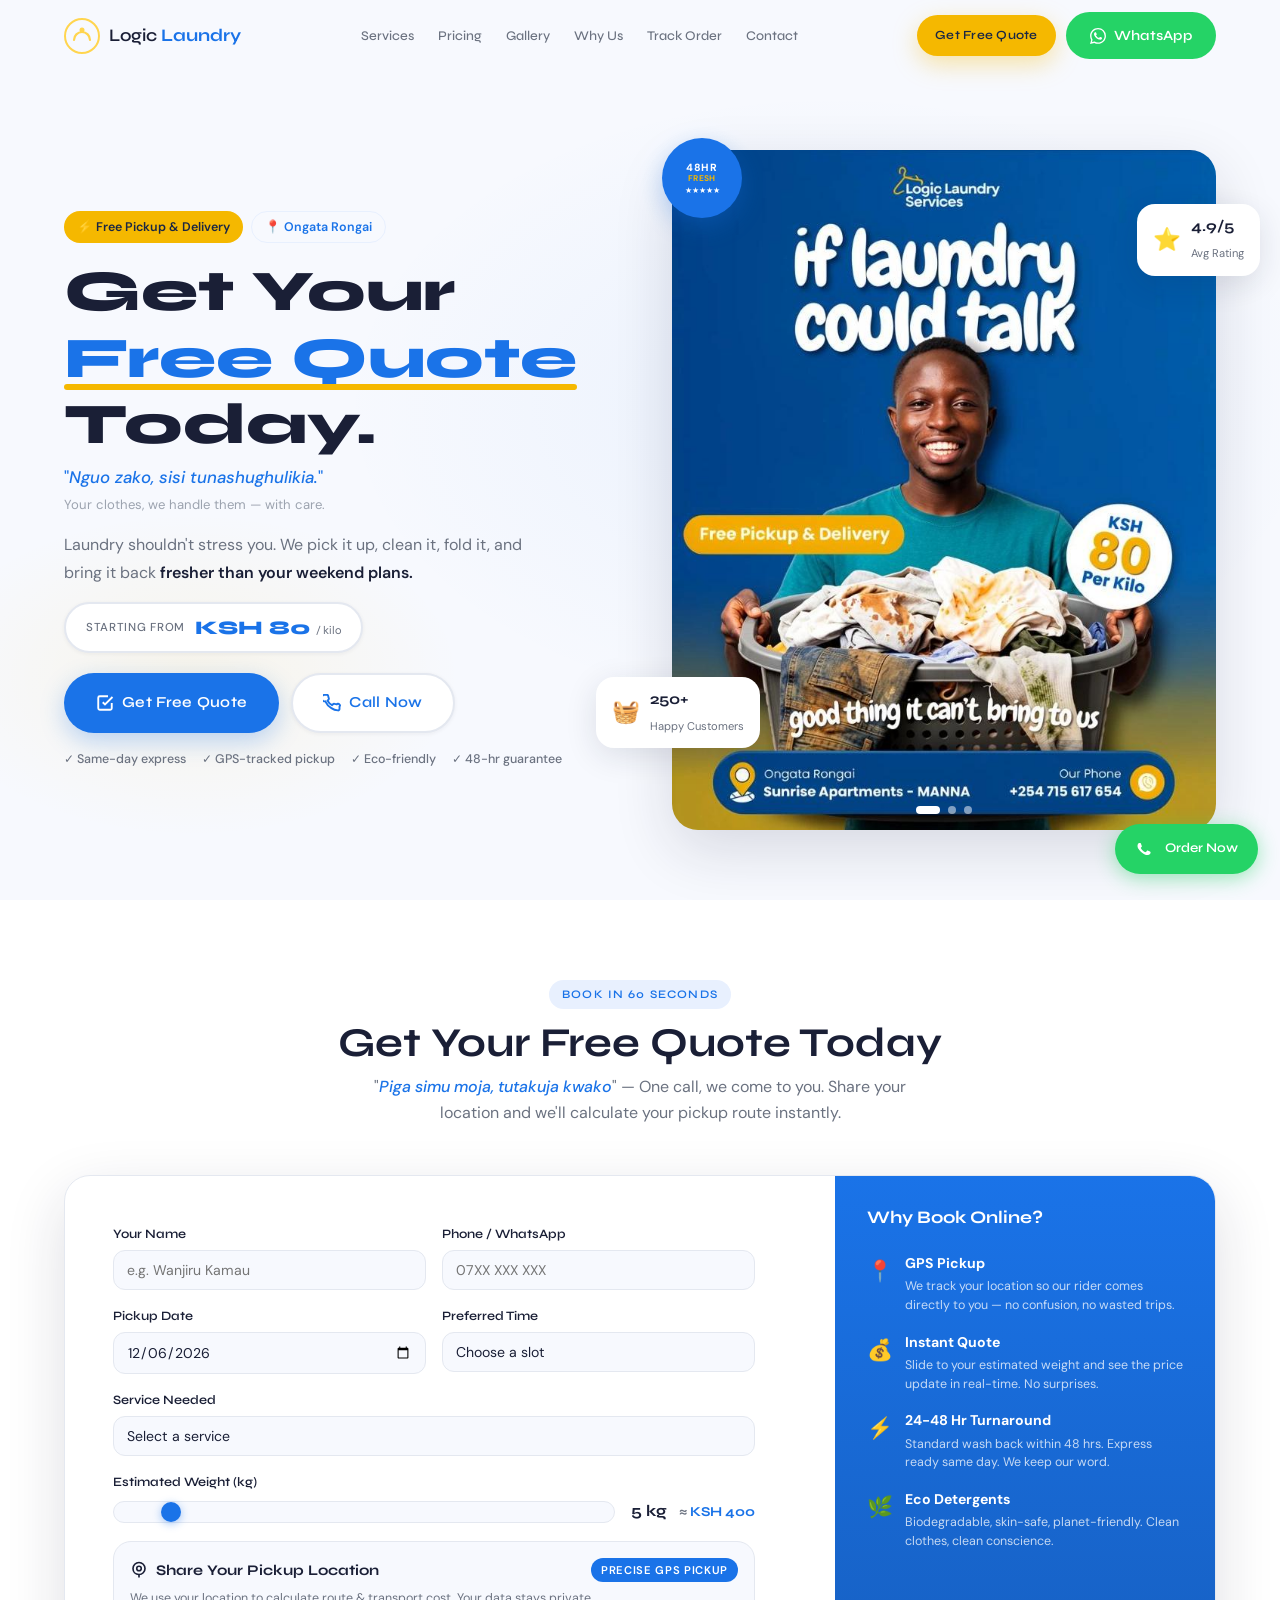
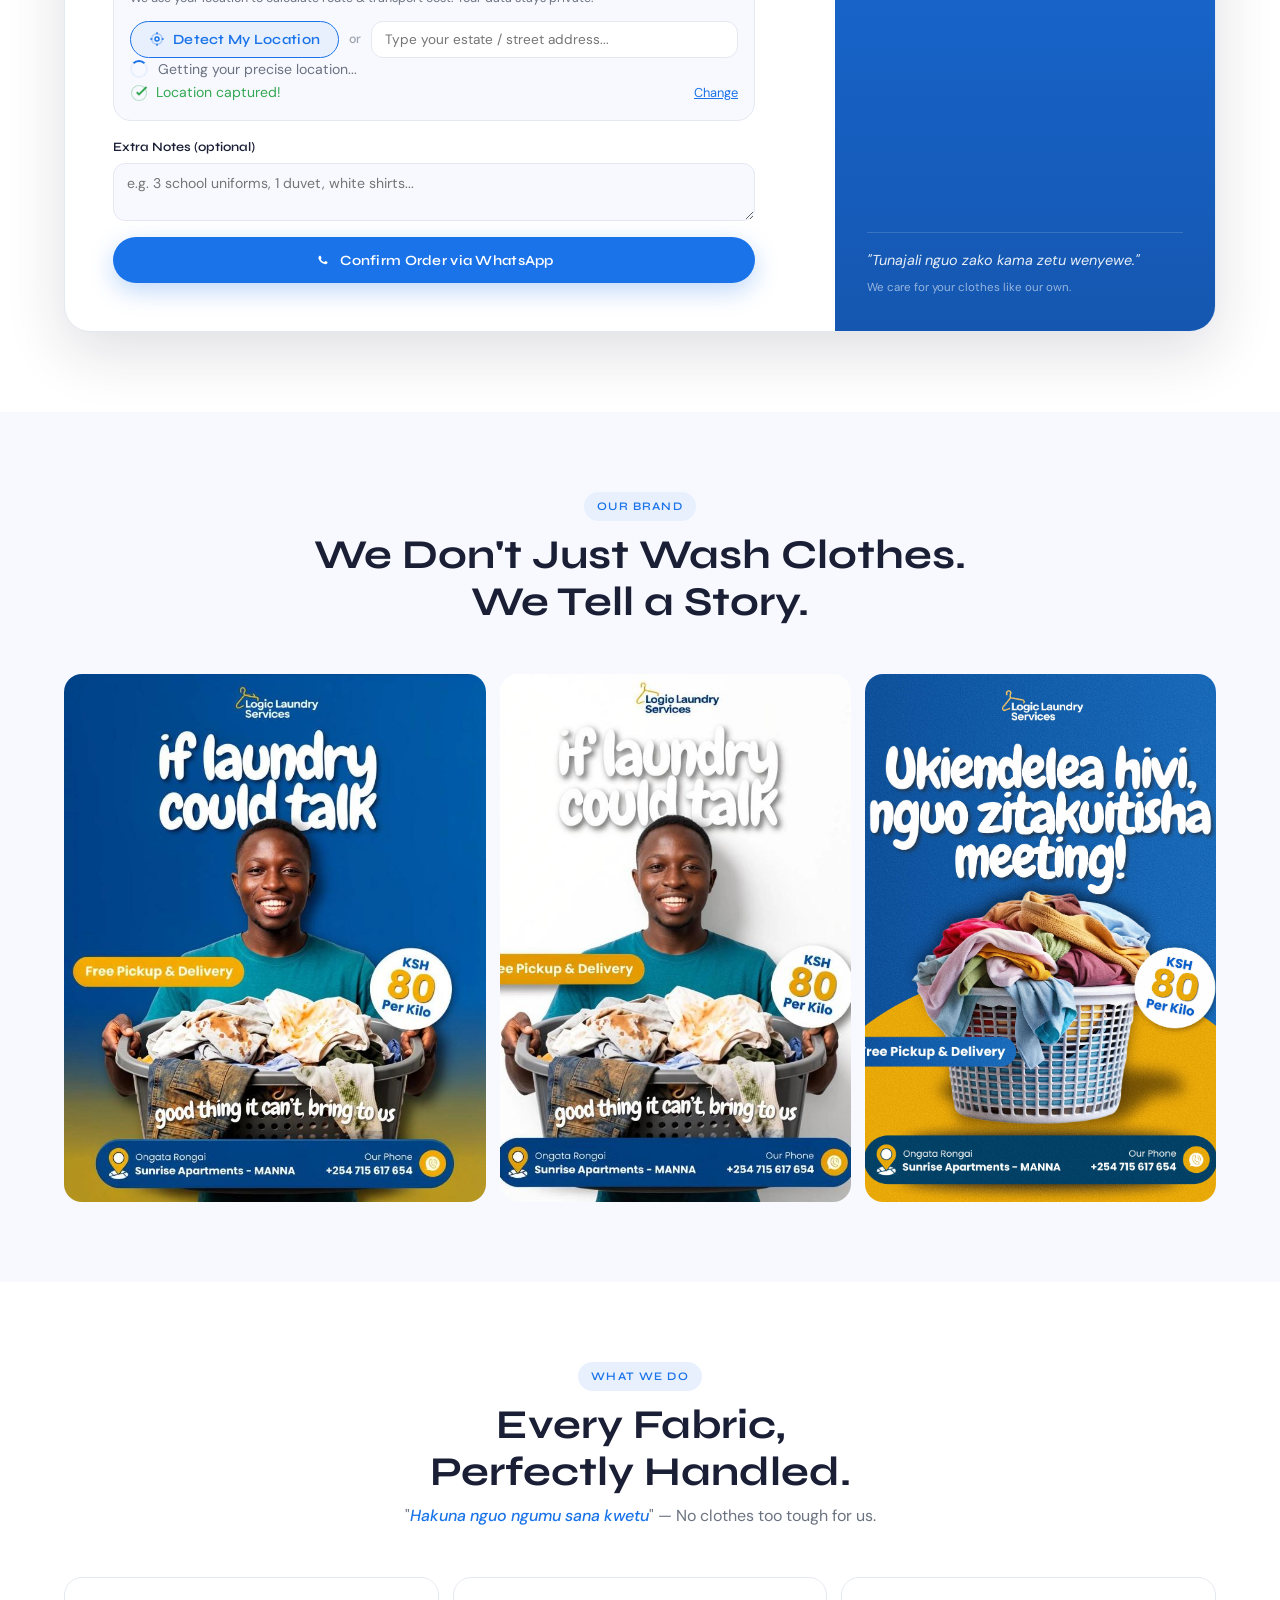
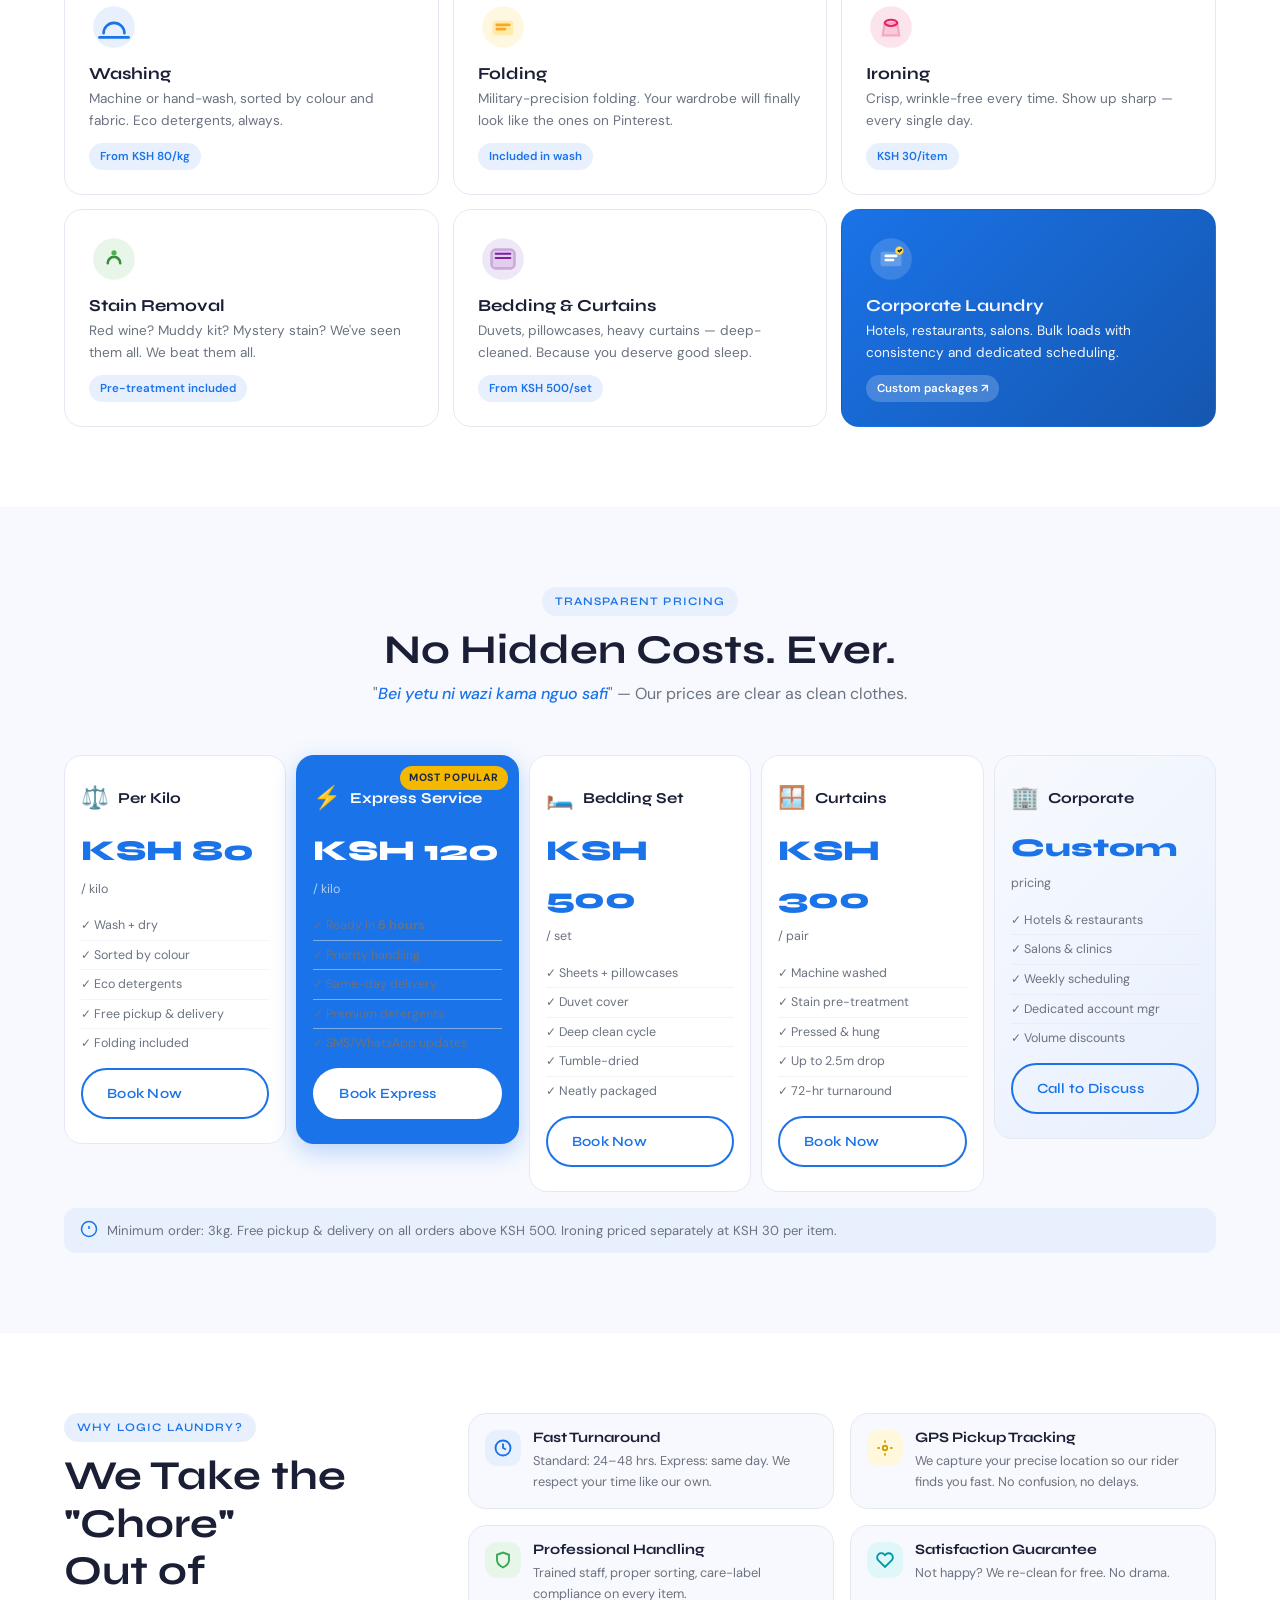
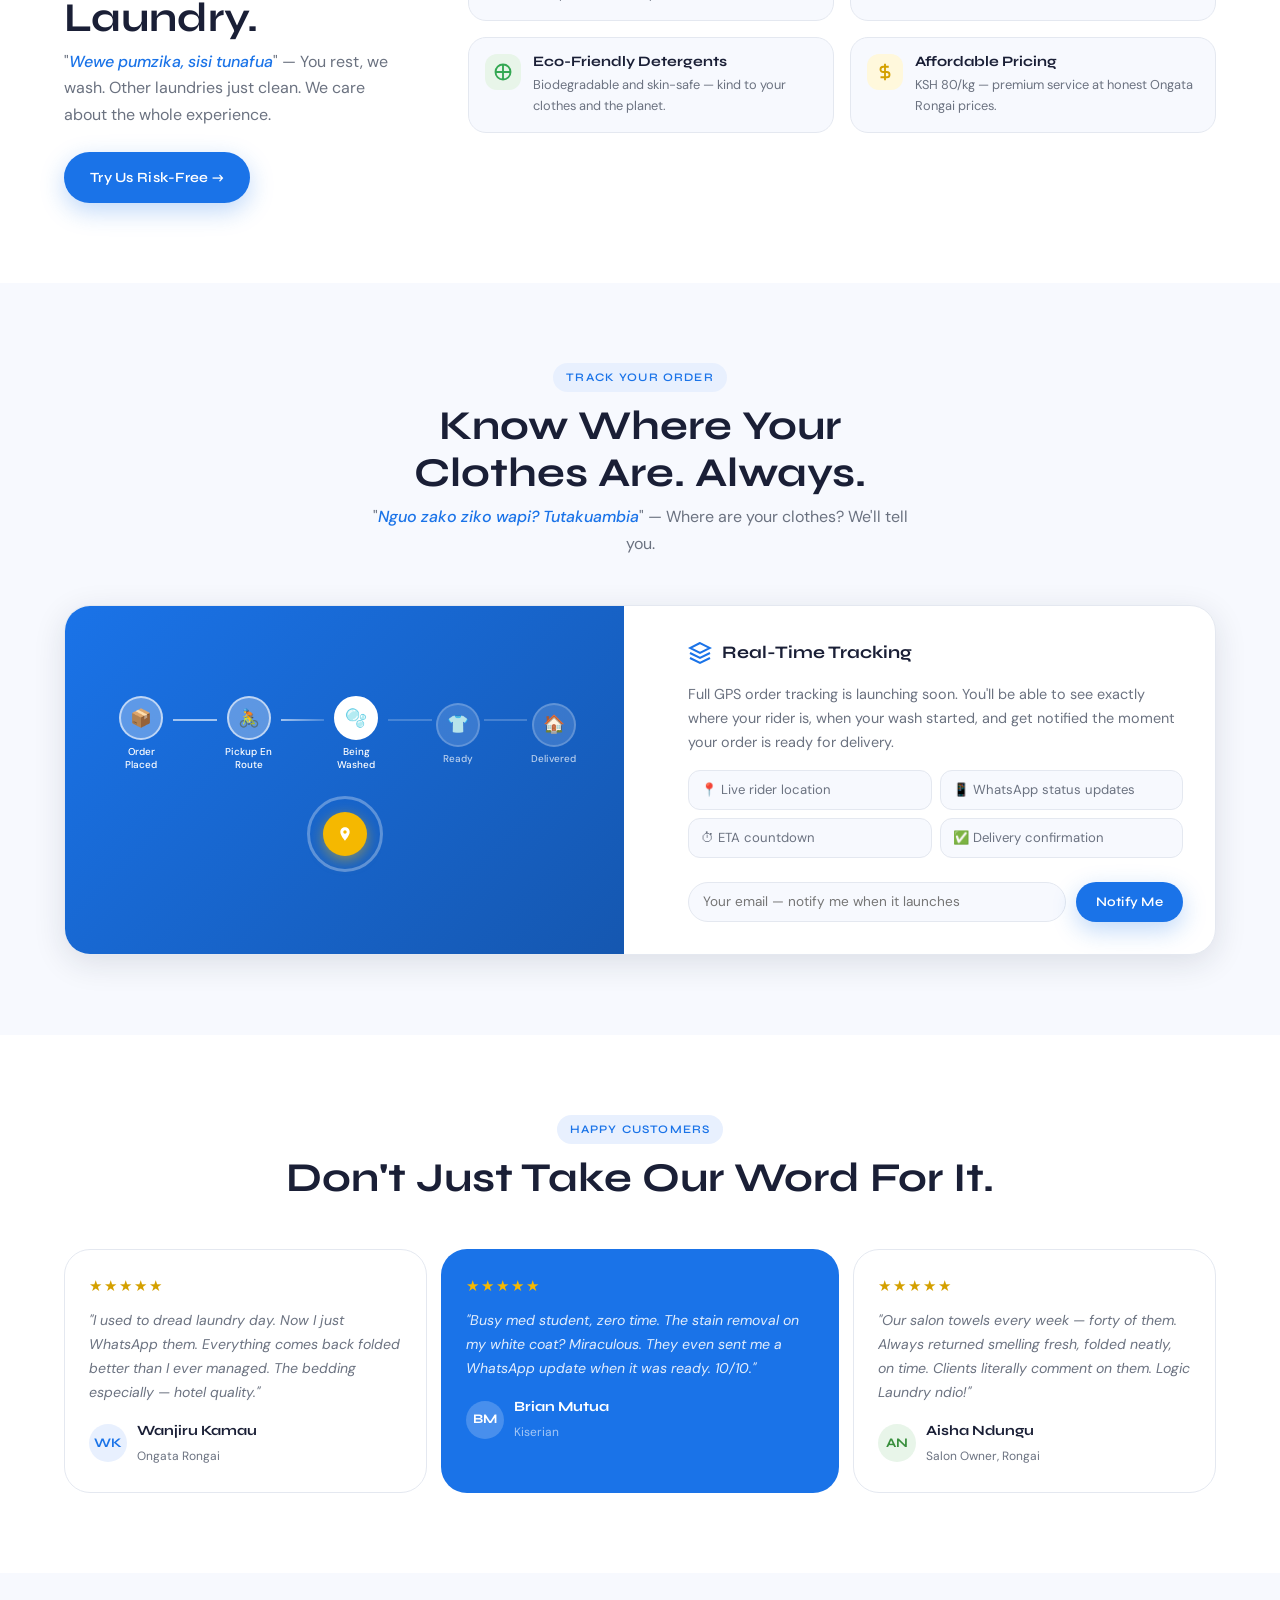
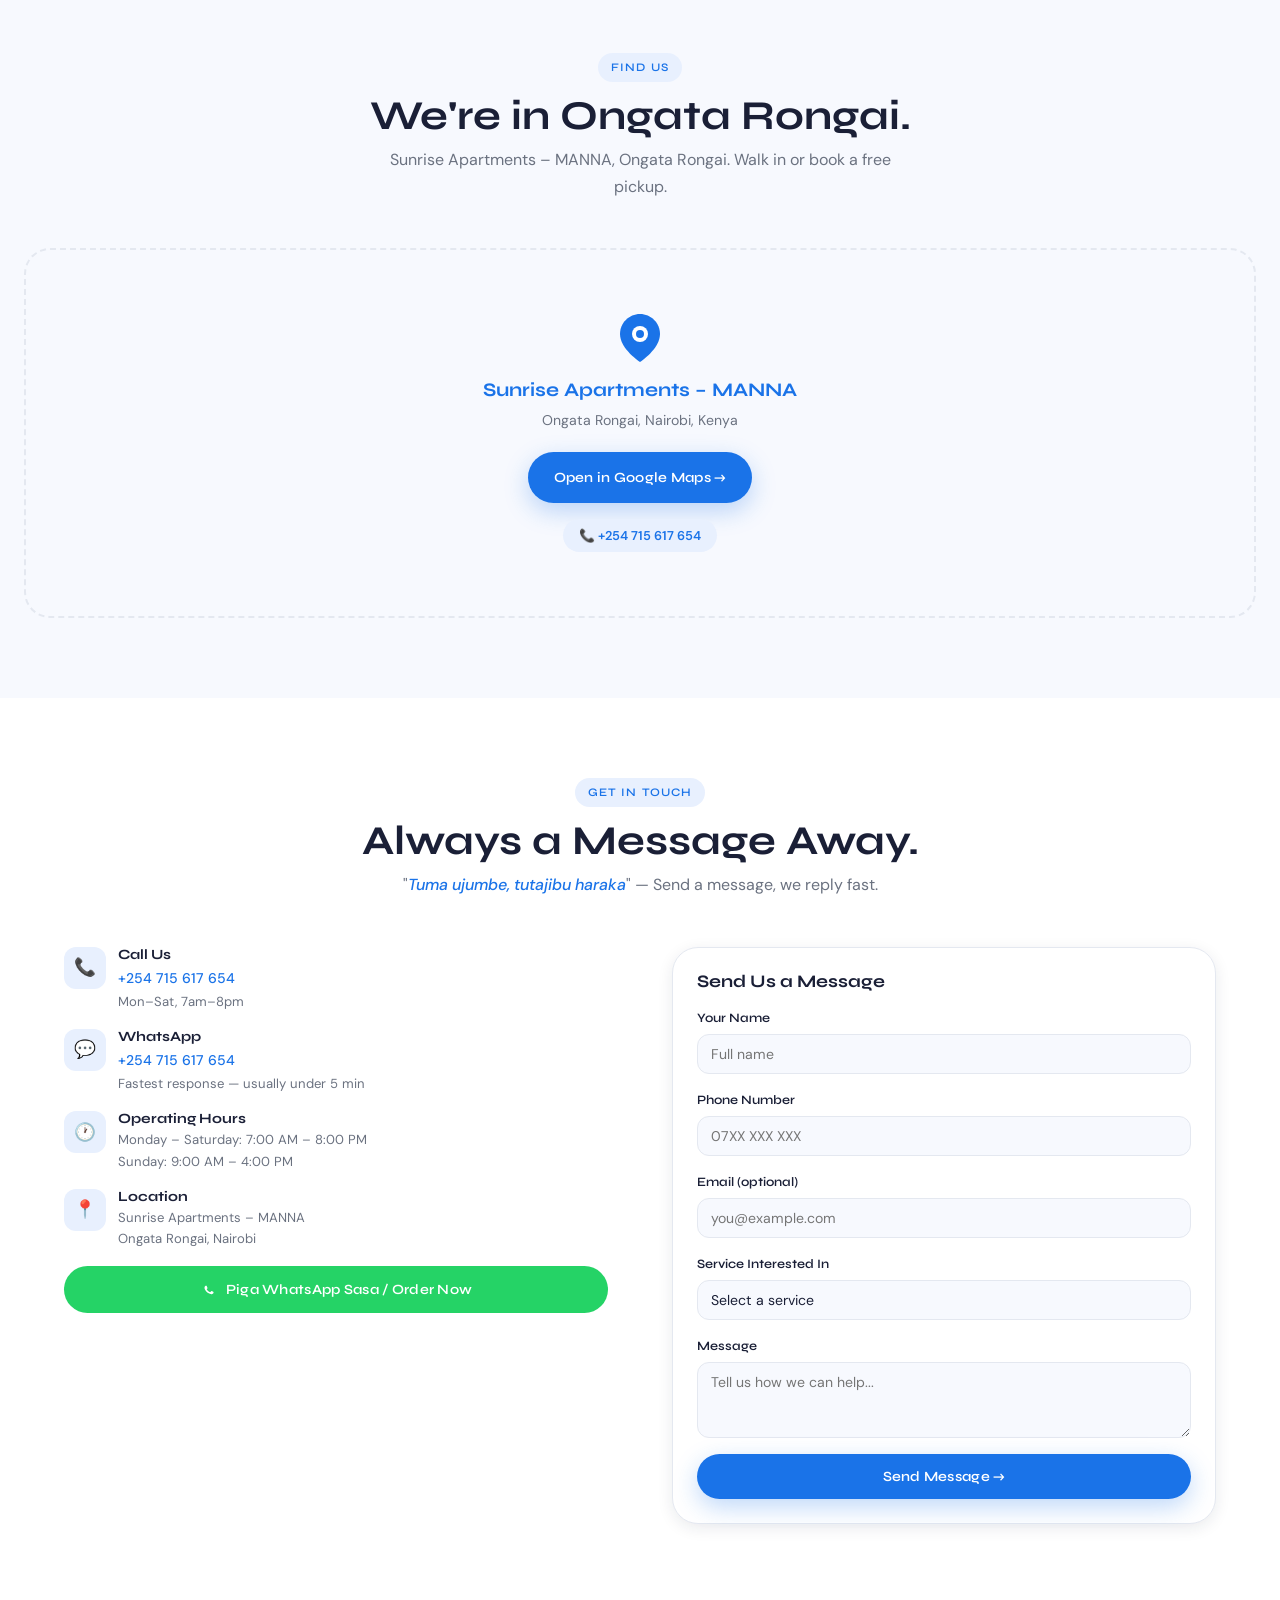
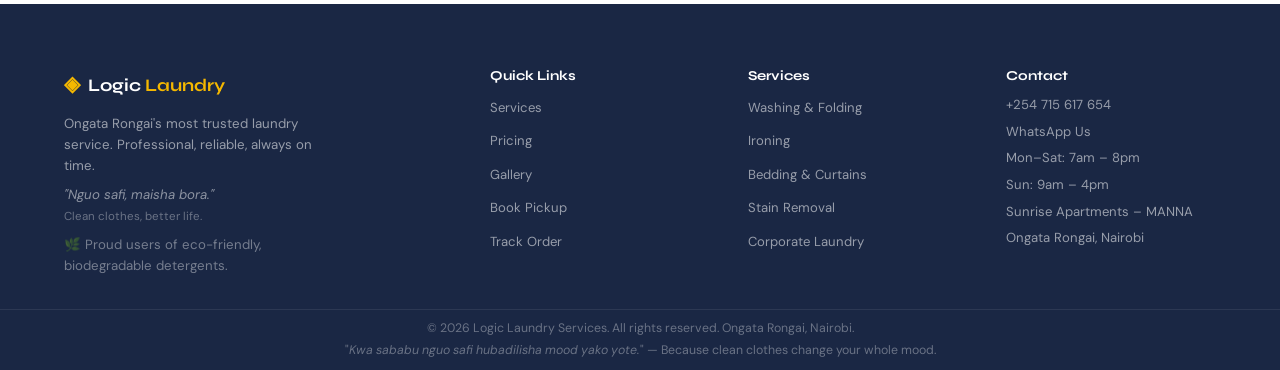
<file: index.html>
<!DOCTYPE html>
<html lang="en">
<head>
  <meta charset="UTF-8"/>
  <meta name="viewport" content="width=device-width,initial-scale=1.0"/>
  <title>Logic Laundry Services – Laundry Made Simple | Ongata Rongai</title>
  <meta name="description" content="Free Pickup & Delivery. KSH 80 Per Kilo. Ongata Rongai's premium laundry service. Sunrise Apartments – MANNA. Call +254 715 617 654"/>
  <link rel="preconnect" href="https://fonts.googleapis.com"/>
  <link rel="preconnect" href="https://fonts.gstatic.com" crossorigin/>
  <link href="https://fonts.googleapis.com/css2?family=DM+Sans:ital,opsz,wght@0,9..40,300;0,9..40,400;0,9..40,500;0,9..40,600;0,9..40,700;1,9..40,400&family=Syne:wght@400;600;700;800&display=swap" rel="stylesheet"/>
  <link rel="stylesheet" href="assets/css/style.css"/>
</head>
<body>

<!-- ═══ SOAP BUBBLES CANVAS (background, all pages) ═══ -->
<canvas id="bubblesCanvas" aria-hidden="true"></canvas>

<!-- ═══ NAVIGATION ═══ -->
<nav class="nav" id="mainNav">
  <div class="nav__inner container">
    <a href="#" class="nav__logo">
      <div class="nav__logo-icon">
        <svg viewBox="0 0 36 36" fill="none"><circle cx="18" cy="18" r="17" stroke="#FFD54F" stroke-width="2"/><path d="M10 22c0-4.4 3.6-8 8-8s8 3.6 8 8" stroke="#FFD54F" stroke-width="2.2" stroke-linecap="round"/><circle cx="18" cy="12" r="2.5" fill="#FFD54F"/></svg>
      </div>
      <span>Logic <strong>Laundry</strong></span>
    </a>
    <ul class="nav__links" id="navLinks">
      <li><a href="#services">Services</a></li>
      <li><a href="#pricing">Pricing</a></li>
      <li><a href="#gallery">Gallery</a></li>
      <li><a href="#why-us">Why Us</a></li>
      <li><a href="#track">Track Order</a></li>
      <li><a href="#contact">Contact</a></li>
    </ul>
    <div class="nav__cta">
      <a href="#quote" class="btn btn--accent nav__quote-btn">Get Free Quote</a>
      <a href="https://wa.me/254715617654" class="btn btn--whatsapp" target="_blank" rel="noopener">
        <svg width="16" height="16" viewBox="0 0 24 24" fill="currentColor"><path d="M17.472 14.382c-.297-.149-1.758-.867-2.03-.967-.273-.099-.471-.148-.67.15-.197.297-.767.966-.94 1.164-.173.199-.347.223-.644.075-.297-.15-1.255-.463-2.39-1.475-.883-.788-1.48-1.761-1.653-2.059-.173-.297-.018-.458.13-.606.134-.133.298-.347.446-.52.149-.174.198-.298.298-.497.099-.198.05-.371-.025-.52-.075-.149-.669-1.612-.916-2.207-.242-.579-.487-.5-.669-.51-.173-.008-.371-.01-.57-.01-.198 0-.52.074-.792.372-.272.297-1.04 1.016-1.04 2.479 0 1.462 1.065 2.875 1.213 3.074.149.198 2.096 3.2 5.077 4.487.709.306 1.262.489 1.694.625.712.227 1.36.195 1.871.118.571-.085 1.758-.719 2.006-1.413.248-.694.248-1.289.173-1.413-.074-.124-.272-.198-.57-.347m-5.421 7.403h-.004a9.87 9.87 0 01-5.031-1.378l-.361-.214-3.741.982.998-3.648-.235-.374a9.86 9.86 0 01-1.51-5.26c.001-5.45 4.436-9.884 9.888-9.884 2.64 0 5.122 1.03 6.988 2.898a9.825 9.825 0 012.893 6.994c-.003 5.45-4.437 9.884-9.885 9.884m8.413-18.297A11.815 11.815 0 0012.05 0C5.495 0 .16 5.335.157 11.892c0 2.096.547 4.142 1.588 5.945L.057 24l6.305-1.654a11.882 11.882 0 005.683 1.448h.005c6.554 0 11.89-5.335 11.893-11.893a11.821 11.821 0 00-3.48-8.413z"/></svg>
        WhatsApp
      </a>
      <button class="nav__hamburger" id="hamburger" aria-label="Open menu"><span></span><span></span><span></span></button>
    </div>
  </div>
</nav>

<!-- ═══ HERO SECTION ═══ -->
<section class="hero" id="hero">
  <div class="container hero__inner">
    <div class="hero__copy">
      <div class="hero__badge-row">
        <span class="badge badge--accent">⚡ Free Pickup &amp; Delivery</span>
        <span class="badge badge--outline">📍 Ongata Rongai</span>
      </div>
      <h1 class="hero__headline">Get Your<br/><span class="highlight">Free Quote</span><br/>Today.</h1>
      <p class="hero__swahili">"<em>Nguo zako, sisi tunashughulikia.</em>"</p>
      <p class="hero__swahili-trans">Your clothes, we handle them — with care.</p>
      <p class="hero__sub">Laundry shouldn't stress you. We pick it up, clean it, fold it, and bring it back <strong>fresher than your weekend plans.</strong></p>
      <div class="hero__pricing-pill">
        <span class="pill-label">Starting from</span>
        <span class="pill-price">KSH 80 <small>/ kilo</small></span>
      </div>
      <div class="hero__actions">
        <a href="#quote" class="btn btn--primary btn--lg">
          <svg width="18" height="18" viewBox="0 0 24 24" fill="none" stroke="currentColor" stroke-width="2.5"><path d="M9 11l3 3L22 4"/><path d="M21 12v7a2 2 0 01-2 2H5a2 2 0 01-2-2V5a2 2 0 012-2h11"/></svg>
          Get Free Quote
        </a>
        <a href="tel:+254715617654" class="btn btn--secondary btn--lg">
          <svg width="18" height="18" viewBox="0 0 24 24" fill="none" stroke="currentColor" stroke-width="2.5"><path d="M22 16.92v3a2 2 0 01-2.18 2 19.79 19.79 0 01-8.63-3.07A19.5 19.5 0 013.07 9.81 2 2 0 012 1h3a2 2 0 012 1.72 12.84 12.84 0 00.7 2.81 2 2 0 01-.45 2.11L6.09 8.91a16 16 0 006 6l1.27-1.27a2 2 0 012.11-.45 12.84 12.84 0 002.81.7A2 2 0 0122 16.92z"/></svg>
          Call Now
        </a>
      </div>
      <div class="hero__trust">
        <span>✓ Same-day express</span>
        <span>✓ GPS-tracked pickup</span>
        <span>✓ Eco-friendly</span>
        <span>✓ 48-hr guarantee</span>
      </div>
    </div>
    <div class="hero__visual">
      <!-- Hero image carousel using real brand images -->
      <div class="hero__carousel" id="heroCarousel">
        <div class="hero__slide active">
          <img src="assets/images/img1.jpeg" alt="Logic Laundry – If Laundry Could Talk (Blue)" class="hero__img" width="720" height="902" loading="eager" fetchpriority="high" decoding="async"/>
        </div>
        <div class="hero__slide">
          <img src="assets/images/img2.jpeg" alt="Logic Laundry – If Laundry Could Talk (White)" class="hero__img" width="720" height="895" loading="lazy" decoding="async"/>
        </div>
        <div class="hero__slide">
          <img src="assets/images/img3.jpeg" alt="Logic Laundry – Ukiendelea hivi" class="hero__img" width="2430" height="3038" loading="lazy" decoding="async"/>
        </div>
        <div class="hero__carousel-dots">
          <button type="button" class="dot active" data-slide="0" aria-label="Slide 1"></button>
          <button type="button" class="dot" data-slide="1" aria-label="Slide 2"></button>
          <button type="button" class="dot" data-slide="2" aria-label="Slide 3"></button>
        </div>
      </div>
      <!-- Floating cards -->
      <div class="hero__float-card hero__float-card--1">
        <span>🧺</span><div><strong>250+</strong><small>Happy Customers</small></div>
      </div>
      <div class="hero__float-card hero__float-card--2">
        <span>⭐</span><div><strong>4.9/5</strong><small>Avg Rating</small></div>
      </div>
      <div class="quality-badge">
        <div class="quality-badge__inner"><span>48HR</span><span>FRESH</span><span>★★★★★</span></div>
      </div>
    </div>
  </div>
</section>

<!-- ═══ FREE QUOTE + GPS ORDER WIDGET ═══ -->
<section class="quote-section section--alt" id="quote">
  <div class="container">
    <div class="section-header section-header--centered">
      <span class="section-tag">Book in 60 Seconds</span>
      <h2 class="section-title">Get Your Free Quote Today</h2>
      <p class="section-sub">"<em>Piga simu moja, tutakuja kwako</em>" — One call, we come to you. Share your location and we'll calculate your pickup route instantly.</p>
    </div>
    <div class="quote-card">
      <form class="quote-form" id="quoteForm" novalidate>
        <div class="form-row">
          <div class="form-group">
            <label for="q-name">Your Name</label>
            <input type="text" id="q-name" name="name" placeholder="e.g. Wanjiru Kamau"/>
          </div>
          <div class="form-group">
            <label for="q-phone">Phone / WhatsApp</label>
            <input type="tel" id="q-phone" name="phone" placeholder="07XX XXX XXX"/>
          </div>
        </div>
        <div class="form-row">
          <div class="form-group">
            <label for="q-date">Pickup Date</label>
            <input type="date" id="q-date" name="date"/>
          </div>
          <div class="form-group">
            <label for="q-time">Preferred Time</label>
            <select id="q-time" name="time">
              <option value="">Choose a slot</option>
              <option>7:00 AM – 9:00 AM</option>
              <option>9:00 AM – 11:00 AM</option>
              <option>11:00 AM – 1:00 PM</option>
              <option>1:00 PM – 3:00 PM</option>
              <option>3:00 PM – 5:00 PM</option>
              <option>5:00 PM – 7:00 PM</option>
            </select>
          </div>
        </div>
        <div class="form-group">
          <label for="q-service">Service Needed</label>
          <select id="q-service" name="service">
            <option value="">Select a service</option>
            <option>Regular Wash (per kg)</option>
            <option>Express Service (6 hrs)</option>
            <option>Bedding &amp; Curtains</option>
            <option>Ironing Only</option>
            <option>Stain Removal</option>
            <option>Corporate Package</option>
          </select>
        </div>
        <div class="form-group">
          <label for="q-weight">Estimated Weight (kg)</label>
          <div class="weight-slider-wrap">
            <input type="range" id="q-weight" name="weight" min="3" max="30" value="5" class="weight-slider"/>
            <div class="weight-display">
              <span id="weightVal">5</span> kg
              <span class="weight-quote">≈ <strong id="priceEst">KSH 400</strong></span>
            </div>
          </div>
        </div>
        <!-- GPS Location Capture -->
        <div class="location-block" id="locationBlock">
          <div class="location-block__header">
            <svg width="18" height="18" viewBox="0 0 24 24" fill="none" stroke="currentColor" stroke-width="2.2"><circle cx="12" cy="10" r="3"/><path d="M12 2a8 8 0 010 16c-4.97 0-8-3.58-8-8a8 8 0 018-8z"/><path d="M12 18v4"/></svg>
            <strong>Share Your Pickup Location</strong>
            <span class="loc-tag">Precise GPS Pickup</span>
          </div>
          <p class="location-block__sub">We use your location to calculate route &amp; transport cost. Your data stays private.</p>
          <div class="location-status" id="locationStatus">
            <div class="loc-idle" id="locIdle">
              <button type="button" class="btn btn--locate" id="locateBtn">
                <svg width="16" height="16" viewBox="0 0 24 24" fill="none" stroke="currentColor" stroke-width="2.2"><circle cx="12" cy="12" r="3"/><path d="M12 2v3M12 19v3M2 12h3M19 12h3"/><circle cx="12" cy="12" r="8" opacity=".3"/></svg>
                Detect My Location
              </button>
              <span class="loc-or">or</span>
              <input type="text" id="q-address" name="address" placeholder="Type your estate / street address..." class="loc-input"/>
            </div>
            <div class="loc-loading" id="locLoading" hidden>
              <div class="loc-spinner"></div>
              <span>Getting your precise location...</span>
            </div>
            <div class="loc-success" id="locSuccess" hidden>
              <svg width="18" height="18" viewBox="0 0 24 24" fill="none" stroke="#34A853" stroke-width="2.5"><path d="M9 11l3 3L22 4"/><circle cx="12" cy="12" r="10" stroke="#34A853" stroke-width="1.5" opacity=".3"/></svg>
              <span id="locSuccessText">Location captured!</span>
              <button type="button" id="resetLoc" class="loc-reset">Change</button>
            </div>
          </div>
        </div>
        <div class="form-group">
          <label for="q-notes">Extra Notes (optional)</label>
          <textarea id="q-notes" name="notes" rows="2" placeholder="e.g. 3 school uniforms, 1 duvet, white shirts..."></textarea>
        </div>
        <div class="quote-summary" id="quoteSummary" hidden>
          <h4>Your Quote Summary</h4>
          <div class="qs-row"><span>Estimated weight:</span><strong id="qs-weight">—</strong></div>
          <div class="qs-row"><span>Service:</span><strong id="qs-service">—</strong></div>
          <div class="qs-row"><span>Pickup:</span><strong id="qs-date">—</strong></div>
          <div class="qs-row qs-total"><span>Estimated Cost:</span><strong id="qs-total">—</strong></div>
        </div>
        <button type="submit" class="btn btn--primary btn--full">
          <svg width="18" height="18" viewBox="0 0 24 24" fill="currentColor"><path d="M17.472 14.382c-.297-.149-1.758-.867-2.03-.967-.273-.099-.471-.148-.67.15-.197.297-.767.966-.94 1.164-.173.199-.347.223-.644.075-.297-.15-1.255-.463-2.39-1.475-.883-.788-1.48-1.761-1.653-2.059-.173-.297-.018-.458.13-.606.134-.133.298-.347.446-.52.149-.174.198-.298.298-.497.099-.198.05-.371-.025-.52-.075-.149-.669-1.612-.916-2.207-.242-.579-.487-.5-.669-.51-.173-.008-.371-.01-.57-.01-.198 0-.52.074-.792.372-.272.297-1.04 1.016-1.04 2.479 0 1.462 1.065 2.875 1.213 3.074.149.198 2.096 3.2 5.077 4.487.709.306 1.262.489 1.694.625.712.227 1.36.195 1.871.118.571-.085 1.758-.719 2.006-1.413.248-.694.248-1.289.173-1.413z"/></svg>
          Confirm Order via WhatsApp
        </button>
      </form>
      <div class="quote-aside">
        <div class="qa-header">
          <h3>Why Book Online?</h3>
        </div>
        <ul class="qa-list">
          <li><span class="qa-icon">📍</span><div><strong>GPS Pickup</strong><p>We track your location so our rider comes directly to you — no confusion, no wasted trips.</p></div></li>
          <li><span class="qa-icon">💰</span><div><strong>Instant Quote</strong><p>Slide to your estimated weight and see the price update in real-time. No surprises.</p></div></li>
          <li><span class="qa-icon">⚡</span><div><strong>24-48 Hr Turnaround</strong><p>Standard wash back within 48 hrs. Express ready same day. We keep our word.</p></div></li>
          <li><span class="qa-icon">🌿</span><div><strong>Eco Detergents</strong><p>Biodegradable, skin-safe, planet-friendly. Clean clothes, clean conscience.</p></div></li>
        </ul>
        <div class="qa-swahili">
          <p>"<em>Tunajali nguo zako kama zetu wenyewe.</em>"</p>
          <small>We care for your clothes like our own.</small>
        </div>
      </div>
    </div>
  </div>
</section>

<!-- ═══ BRAND IMAGE GALLERY ═══ -->
<section class="gallery section" id="gallery">
  <div class="container">
    <div class="section-header section-header--centered">
      <span class="section-tag">Our Brand</span>
      <h2 class="section-title">We Don't Just Wash Clothes.<br/>We Tell a Story.</h2>
    </div>
    <div class="gallery__grid">
      <div class="gallery-item gallery-item--large">
        <img src="assets/images/img1.jpeg" alt="Logic Laundry – If Laundry Could Talk campaign" width="720" height="902" loading="lazy" decoding="async"/>
        <div class="gallery-item__overlay">
          <p>"If laundry could talk… good thing it can't. Bring it to us."</p>
        </div>
      </div>
      <div class="gallery-item">
        <img src="assets/images/img2.jpeg" alt="Logic Laundry – White edition" width="720" height="895" loading="lazy" decoding="async"/>
        <div class="gallery-item__overlay">
          <p>Free Pickup &amp; Delivery. KSH 80/kg.</p>
        </div>
      </div>
      <div class="gallery-item">
        <img src="assets/images/img3.jpeg" alt="Logic Laundry – Swahili campaign" width="2430" height="3038" loading="lazy" decoding="async"/>
        <div class="gallery-item__overlay">
          <p>"Ukiendelea hivi, nguo zitakuitisha meeting!"</p>
        </div>
      </div>
    </div>
  </div>
</section>

<!-- ═══ SERVICES ═══ -->
<section class="services section--alt" id="services">
  <div class="container">
    <div class="section-header section-header--centered">
      <span class="section-tag">What We Do</span>
      <h2 class="section-title">Every Fabric,<br/>Perfectly Handled.</h2>
      <p class="section-sub">"<em>Hakuna nguo ngumu sana kwetu</em>" — No clothes too tough for us.</p>
    </div>
    <div class="services__grid">
      <div class="service-card fade-in">
        <div class="service-card__icon"><svg viewBox="0 0 48 48" fill="none"><circle cx="24" cy="24" r="20" fill="#E8F0FE"/><path d="M14 30c0-5.523 4.477-10 10-10s10 4.477 10 10" stroke="#1A73E8" stroke-width="2.5" stroke-linecap="round"/><path d="M10 34h28" stroke="#1A73E8" stroke-width="2.5" stroke-linecap="round"/></svg></div>
        <h3>Washing</h3>
        <p>Machine or hand-wash, sorted by colour and fabric. Eco detergents, always.</p>
        <span class="service-card__tag">From KSH 80/kg</span>
      </div>
      <div class="service-card fade-in">
        <div class="service-card__icon"><svg viewBox="0 0 48 48" fill="none"><circle cx="24" cy="24" r="20" fill="#FFF8E1"/><rect x="14" y="18" width="20" height="14" rx="3" fill="#FFD54F" opacity=".4"/><path d="M18 22h12M18 26h8" stroke="#F9A825" stroke-width="2.5" stroke-linecap="round"/></svg></div>
        <h3>Folding</h3>
        <p>Military-precision folding. Your wardrobe will finally look like the ones on Pinterest.</p>
        <span class="service-card__tag">Included in wash</span>
      </div>
      <div class="service-card fade-in">
        <div class="service-card__icon"><svg viewBox="0 0 48 48" fill="none"><circle cx="24" cy="24" r="20" fill="#FCE4EC"/><path d="M16 32h16l-2-12H18L16 32z" stroke="#E91E63" stroke-width="2" fill="#F48FB1" opacity=".3"/><ellipse cx="24" cy="20" rx="6" ry="3" stroke="#E91E63" stroke-width="2"/></svg></div>
        <h3>Ironing</h3>
        <p>Crisp, wrinkle-free every time. Show up sharp — every single day.</p>
        <span class="service-card__tag">KSH 30/item</span>
      </div>
      <div class="service-card fade-in">
        <div class="service-card__icon"><svg viewBox="0 0 48 48" fill="none"><circle cx="24" cy="24" r="20" fill="#E8F5E9"/><path d="M18 28c0-3.314 2.686-6 6-6s6 2.686 6 6" stroke="#388E3C" stroke-width="2.5" stroke-linecap="round"/><circle cx="24" cy="18" r="2.5" fill="#4CAF50"/></svg></div>
        <h3>Stain Removal</h3>
        <p>Red wine? Muddy kit? Mystery stain? We've seen them all. We beat them all.</p>
        <span class="service-card__tag">Pre-treatment included</span>
      </div>
      <div class="service-card fade-in">
        <div class="service-card__icon"><svg viewBox="0 0 48 48" fill="none"><circle cx="24" cy="24" r="20" fill="#EDE7F6"/><rect x="13" y="15" width="22" height="18" rx="4" stroke="#7B1FA2" stroke-width="2.5" fill="#CE93D8" opacity=".3"/><path d="M17 19h14M17 23h14" stroke="#7B1FA2" stroke-width="2" stroke-linecap="round"/></svg></div>
        <h3>Bedding &amp; Curtains</h3>
        <p>Duvets, pillowcases, heavy curtains — deep-cleaned. Because you deserve good sleep.</p>
        <span class="service-card__tag">From KSH 500/set</span>
      </div>
      <div class="service-card service-card--accent fade-in">
        <div class="service-card__icon"><svg viewBox="0 0 48 48" fill="none"><circle cx="24" cy="24" r="20" fill="rgba(255,255,255,.15)"/><rect x="14" y="17" width="20" height="14" rx="2" fill="rgba(255,255,255,.2)"/><path d="M19 21h10M19 25h7" stroke="white" stroke-width="2.5" stroke-linecap="round"/><circle cx="32" cy="16" r="4" fill="#FFD54F"/><path d="M31 16l1 1 2-2" stroke="#1A1F36" stroke-width="1.5" stroke-linecap="round"/></svg></div>
        <h3>Corporate Laundry</h3>
        <p>Hotels, restaurants, salons. Bulk loads with consistency and dedicated scheduling.</p>
        <span class="service-card__tag">Custom packages ↗</span>
      </div>
    </div>
  </div>
</section>

<!-- ═══ PRICING ═══ -->
<section class="pricing section" id="pricing">
  <div class="container">
    <div class="section-header section-header--centered">
      <span class="section-tag">Transparent Pricing</span>
      <h2 class="section-title">No Hidden Costs. Ever.</h2>
      <p class="section-sub">"<em>Bei yetu ni wazi kama nguo safi</em>" — Our prices are clear as clean clothes.</p>
    </div>
    <div class="pricing__grid">
      <div class="pricing-card fade-in">
        <div class="pricing-card__header"><span>⚖️</span><h3>Per Kilo</h3></div>
        <div class="pricing-card__price"><span class="price-amount">KSH 80</span><span class="price-unit">/ kilo</span></div>
        <ul class="pricing-card__features"><li>✓ Wash + dry</li><li>✓ Sorted by colour</li><li>✓ Eco detergents</li><li>✓ Free pickup &amp; delivery</li><li>✓ Folding included</li></ul>
        <a href="#quote" class="btn btn--outline">Book Now</a>
      </div>
      <div class="pricing-card pricing-card--featured fade-in">
        <div class="pricing-card__badge">Most Popular</div>
        <div class="pricing-card__header"><span>⚡</span><h3>Express Service</h3></div>
        <div class="pricing-card__price"><span class="price-amount">KSH 120</span><span class="price-unit">/ kilo</span></div>
        <ul class="pricing-card__features"><li>✓ Ready in <strong>6 hours</strong></li><li>✓ Priority handling</li><li>✓ Same-day delivery</li><li>✓ Premium detergents</li><li>✓ SMS/WhatsApp updates</li></ul>
        <a href="#quote" class="btn btn--primary">Book Express</a>
      </div>
      <div class="pricing-card fade-in">
        <div class="pricing-card__header"><span>🛏️</span><h3>Bedding Set</h3></div>
        <div class="pricing-card__price"><span class="price-amount">KSH 500</span><span class="price-unit">/ set</span></div>
        <ul class="pricing-card__features"><li>✓ Sheets + pillowcases</li><li>✓ Duvet cover</li><li>✓ Deep clean cycle</li><li>✓ Tumble-dried</li><li>✓ Neatly packaged</li></ul>
        <a href="#quote" class="btn btn--outline">Book Now</a>
      </div>
      <div class="pricing-card fade-in">
        <div class="pricing-card__header"><span>🪟</span><h3>Curtains</h3></div>
        <div class="pricing-card__price"><span class="price-amount">KSH 300</span><span class="price-unit">/ pair</span></div>
        <ul class="pricing-card__features"><li>✓ Machine washed</li><li>✓ Stain pre-treatment</li><li>✓ Pressed &amp; hung</li><li>✓ Up to 2.5m drop</li><li>✓ 72-hr turnaround</li></ul>
        <a href="#quote" class="btn btn--outline">Book Now</a>
      </div>
      <div class="pricing-card pricing-card--corporate fade-in">
        <div class="pricing-card__header"><span>🏢</span><h3>Corporate</h3></div>
        <div class="pricing-card__price"><span class="price-amount" style="font-size:1.6rem">Custom</span><span class="price-unit">pricing</span></div>
        <ul class="pricing-card__features"><li>✓ Hotels &amp; restaurants</li><li>✓ Salons &amp; clinics</li><li>✓ Weekly scheduling</li><li>✓ Dedicated account mgr</li><li>✓ Volume discounts</li></ul>
        <a href="tel:+254715617654" class="btn btn--outline">Call to Discuss</a>
      </div>
    </div>
    <div class="pricing-note">
      <svg width="18" height="18" viewBox="0 0 24 24" fill="none" stroke="#1A73E8" stroke-width="2"><circle cx="12" cy="12" r="10"/><line x1="12" y1="8" x2="12" y2="12"/><line x1="12" y1="16" x2="12.01" y2="16"/></svg>
      <p>Minimum order: 3kg. Free pickup &amp; delivery on all orders above KSH 500. Ironing priced separately at KSH 30 per item.</p>
    </div>
  </div>
</section>

<!-- ═══ WHY CHOOSE US ═══ -->
<section class="why-us section--alt" id="why-us">
  <div class="container">
    <div class="why-us__inner">
      <div class="why-us__copy fade-in">
        <span class="section-tag">Why Logic Laundry?</span>
        <h2 class="section-title">We Take the "Chore"<br/>Out of Laundry.</h2>
        <p class="section-sub">"<em>Wewe pumzika, sisi tunafua</em>" — You rest, we wash. Other laundries just clean. We care about the whole experience.</p>
        <a href="#quote" class="btn btn--primary">Try Us Risk-Free →</a>
      </div>
      <div class="why-us__features">
        <div class="feature-item fade-in"><div class="feature-item__icon fi--blue"><svg viewBox="0 0 24 24" fill="none" stroke="currentColor" stroke-width="2.5" width="18" height="18"><circle cx="12" cy="12" r="10"/><polyline points="12 6 12 12 16 14"/></svg></div><div><h4>Fast Turnaround</h4><p>Standard: 24–48 hrs. Express: same day. We respect your time like our own.</p></div></div>
        <div class="feature-item fade-in"><div class="feature-item__icon fi--yellow"><svg viewBox="0 0 24 24" fill="none" stroke="currentColor" stroke-width="2.5" width="18" height="18"><circle cx="12" cy="12" r="3"/><path d="M12 2v3M12 19v3M2 12h3M19 12h3"/></svg></div><div><h4>GPS Pickup Tracking</h4><p>We capture your precise location so our rider finds you fast. No confusion, no delays.</p></div></div>
        <div class="feature-item fade-in"><div class="feature-item__icon fi--green"><svg viewBox="0 0 24 24" fill="none" stroke="currentColor" stroke-width="2.5" width="18" height="18"><path d="M12 22s8-4 8-10V5l-8-3-8 3v7c0 6 8 10 8 10z"/></svg></div><div><h4>Professional Handling</h4><p>Trained staff, proper sorting, care-label compliance on every item.</p></div></div>
        <div class="feature-item fade-in"><div class="feature-item__icon fi--teal"><svg viewBox="0 0 24 24" fill="none" stroke="currentColor" stroke-width="2.5" width="18" height="18"><path d="M20.84 4.61a5.5 5.5 0 00-7.78 0L12 5.67l-1.06-1.06a5.5 5.5 0 00-7.78 7.78l1.06 1.06L12 21.23l7.78-7.78 1.06-1.06a5.5 5.5 0 000-7.78z"/></svg></div><div><h4>Satisfaction Guarantee</h4><p>Not happy? We re-clean for free. No drama.</p></div></div>
        <div class="feature-item fade-in"><div class="feature-item__icon fi--green"><svg viewBox="0 0 24 24" fill="none" stroke="currentColor" stroke-width="2.5" width="18" height="18"><path d="M12 2a10 10 0 100 20A10 10 0 0012 2zm0 0v20M2 12h20"/></svg></div><div><h4>Eco-Friendly Detergents</h4><p>Biodegradable and skin-safe — kind to your clothes and the planet.</p></div></div>
        <div class="feature-item fade-in"><div class="feature-item__icon fi--yellow"><svg viewBox="0 0 24 24" fill="none" stroke="currentColor" stroke-width="2.5" width="18" height="18"><line x1="12" y1="1" x2="12" y2="23"/><path d="M17 5H9.5a3.5 3.5 0 000 7h5a3.5 3.5 0 010 7H6"/></svg></div><div><h4>Affordable Pricing</h4><p>KSH 80/kg — premium service at honest Ongata Rongai prices.</p></div></div>
      </div>
    </div>
  </div>
</section>

<!-- ═══ ORDER TRACKING ═══ -->
<section class="tracking-section section" id="track">
  <div class="container">
    <div class="section-header section-header--centered">
      <span class="section-tag">Track Your Order</span>
      <h2 class="section-title">Know Where Your<br/>Clothes Are. Always.</h2>
      <p class="section-sub">"<em>Nguo zako ziko wapi? Tutakuambia</em>" — Where are your clothes? We'll tell you.</p>
    </div>
    <div class="tracking-card">
      <div class="tracking-card__visual">
        <div class="tracking-steps">
          <div class="tstep tstep--done"><div class="tstep__icon">📦</div><div class="tstep__label">Order Placed</div></div>
          <div class="tstep-line tstep-line--done"></div>
          <div class="tstep tstep--done"><div class="tstep__icon">🚴</div><div class="tstep__label">Pickup En Route</div></div>
          <div class="tstep-line tstep-line--active"></div>
          <div class="tstep tstep--active"><div class="tstep__icon">🫧</div><div class="tstep__label">Being Washed</div></div>
          <div class="tstep-line"></div>
          <div class="tstep"><div class="tstep__icon">👕</div><div class="tstep__label">Ready</div></div>
          <div class="tstep-line"></div>
          <div class="tstep"><div class="tstep__icon">🏠</div><div class="tstep__label">Delivered</div></div>
        </div>
        <div class="tracking-pulse">
          <div class="pulse-ring"></div>
          <div class="pulse-dot">
            <svg width="16" height="16" viewBox="0 0 24 24" fill="white"><path d="M12 2C8.13 2 5 5.13 5 9c0 5.25 7 13 7 13s7-7.75 7-13c0-3.87-3.13-7-7-7zm0 9.5c-1.38 0-2.5-1.12-2.5-2.5s1.12-2.5 2.5-2.5 2.5 1.12 2.5 2.5-1.12 2.5-2.5 2.5z"/></svg>
          </div>
        </div>
      </div>
      <div class="tracking-card__info">
        <div class="track-coming-soon">
          <div class="tcs-badge">
            <svg width="24" height="24" viewBox="0 0 24 24" fill="none" stroke="#1A73E8" stroke-width="2"><path d="M12 2L2 7l10 5 10-5-10-5z"/><path d="M2 17l10 5 10-5"/><path d="M2 12l10 5 10-5"/></svg>
            <strong>Real-Time Tracking</strong>
          </div>
          <p>Full GPS order tracking is launching soon. You'll be able to see exactly where your rider is, when your wash started, and get notified the moment your order is ready for delivery.</p>
          <div class="tcs-features">
            <span>📍 Live rider location</span>
            <span>📱 WhatsApp status updates</span>
            <span>⏱ ETA countdown</span>
            <span>✅ Delivery confirmation</span>
          </div>
          <div class="tcs-notify">
            <input type="email" id="notify-email" placeholder="Your email — notify me when it launches"/>
            <button class="btn btn--primary" id="notifyBtn">Notify Me</button>
          </div>
          <div id="notifySuccess" hidden class="notify-success">✅ Done! We'll notify you when tracking goes live.</div>
        </div>
      </div>
    </div>
  </div>
</section>

<!-- ═══ TESTIMONIALS ═══ -->
<section class="testimonials section--alt" id="testimonials">
  <div class="container">
    <div class="section-header section-header--centered">
      <span class="section-tag">Happy Customers</span>
      <h2 class="section-title">Don't Just Take Our Word For It.</h2>
    </div>
    <div class="testimonials__grid">
      <div class="testimonial-card fade-in">
        <div class="testimonial-card__stars">★★★★★</div>
        <p>"I used to dread laundry day. Now I just WhatsApp them. Everything comes back folded better than I ever managed. The bedding especially — hotel quality."</p>
        <div class="testimonial-card__author">
          <div class="author-avatar" style="background:#E8F0FE;color:#1A73E8">WK</div>
          <div><strong>Wanjiru Kamau</strong><small>Ongata Rongai</small></div>
        </div>
      </div>
      <div class="testimonial-card testimonial-card--featured fade-in">
        <div class="testimonial-card__stars">★★★★★</div>
        <p>"Busy med student, zero time. The stain removal on my white coat? Miraculous. They even sent me a WhatsApp update when it was ready. 10/10."</p>
        <div class="testimonial-card__author">
          <div class="author-avatar" style="background:rgba(255,255,255,.2);color:#fff">BM</div>
          <div><strong>Brian Mutua</strong><small>Kiserian</small></div>
        </div>
      </div>
      <div class="testimonial-card fade-in">
        <div class="testimonial-card__stars">★★★★★</div>
        <p>"Our salon towels every week — forty of them. Always returned smelling fresh, folded neatly, on time. Clients literally comment on them. Logic Laundry ndio!"</p>
        <div class="testimonial-card__author">
          <div class="author-avatar" style="background:#E8F5E9;color:#388E3C">AN</div>
          <div><strong>Aisha Ndungu</strong><small>Salon Owner, Rongai</small></div>
        </div>
      </div>
    </div>
  </div>
</section>

<!-- ═══ GOOGLE MAPS PLACEHOLDER ═══ -->
<section class="map-section section" id="location">
  <div class="container">
    <div class="section-header section-header--centered">
      <span class="section-tag">Find Us</span>
      <h2 class="section-title">We're in Ongata Rongai.</h2>
      <p class="section-sub">Sunrise Apartments – MANNA, Ongata Rongai. Walk in or book a free pickup.</p>
    </div>
  </div>
  <!--
    GOOGLE MAPS INTEGRATION:
    1. Go to https://maps.google.com → Search "Sunrise Apartments MANNA Ongata Rongai"
    2. Click Share → Embed a map → Copy iframe code
    3. Replace the div below with: <iframe src="YOUR_URL" width="100%" height="450" style="border:0;border-radius:20px;" allowfullscreen loading="lazy"></iframe>
    4. Wrap in a container with padding: 0 24px
  -->
  <div id="google-maps-placeholder" class="map-placeholder">
    <div class="map-placeholder__inner">
      <div class="map-pin-anim">
        <svg width="40" height="48" viewBox="0 0 40 48" fill="none"><path d="M20 0C9 0 0 9 0 20c0 15 20 28 20 28S40 35 40 20C40 9 31 0 20 0z" fill="#1A73E8"/><circle cx="20" cy="20" r="8" fill="white"/><circle cx="20" cy="20" r="4" fill="#1A73E8"/></svg>
      </div>
      <h3>Sunrise Apartments – MANNA</h3>
      <p>Ongata Rongai, Nairobi, Kenya</p>
      <a href="https://www.google.com/maps/search/Sunrise+Apartments+MANNA+Ongata+Rongai" target="_blank" rel="noopener" class="btn btn--primary" style="margin-top:12px">Open in Google Maps →</a>
      <span class="map-placeholder__tag">📞 +254 715 617 654</span>
    </div>
  </div>
</section>

<!-- ═══ CONTACT ═══ -->
<section class="contact section--alt" id="contact">
  <div class="container">
    <div class="section-header section-header--centered">
      <span class="section-tag">Get in Touch</span>
      <h2 class="section-title">Always a Message Away.</h2>
      <p class="section-sub">"<em>Tuma ujumbe, tutajibu haraka</em>" — Send a message, we reply fast.</p>
    </div>
    <div class="contact__grid">
      <div class="contact__info">
        <div class="contact-block"><div class="contact-block__icon">📞</div><div><h4>Call Us</h4><a href="tel:+254715617654">+254 715 617 654</a><small>Mon–Sat, 7am–8pm</small></div></div>
        <div class="contact-block"><div class="contact-block__icon">💬</div><div><h4>WhatsApp</h4><a href="https://wa.me/254715617654" target="_blank" rel="noopener">+254 715 617 654</a><small>Fastest response — usually under 5 min</small></div></div>
        <div class="contact-block"><div class="contact-block__icon">🕐</div><div><h4>Operating Hours</h4><p>Monday – Saturday: 7:00 AM – 8:00 PM</p><p>Sunday: 9:00 AM – 4:00 PM</p></div></div>
        <div class="contact-block"><div class="contact-block__icon">📍</div><div><h4>Location</h4><p>Sunrise Apartments – MANNA</p><p>Ongata Rongai, Nairobi</p></div></div>
        <a href="https://wa.me/254715617654?text=Hi%20Logic%20Laundry!%20Nataka%20quote%20ya%20bure%20leo." class="btn btn--whatsapp btn--full" target="_blank" rel="noopener">
          <svg width="18" height="18" viewBox="0 0 24 24" fill="currentColor"><path d="M17.472 14.382c-.297-.149-1.758-.867-2.03-.967-.273-.099-.471-.148-.67.15-.197.297-.767.966-.94 1.164-.173.199-.347.223-.644.075-.297-.15-1.255-.463-2.39-1.475-.883-.788-1.48-1.761-1.653-2.059-.173-.297-.018-.458.13-.606.134-.133.298-.347.446-.52.149-.174.198-.298.298-.497.099-.198.05-.371-.025-.52-.075-.149-.669-1.612-.916-2.207-.242-.579-.487-.5-.669-.51-.173-.008-.371-.01-.57-.01-.198 0-.52.074-.792.372-.272.297-1.04 1.016-1.04 2.479 0 1.462 1.065 2.875 1.213 3.074.149.198 2.096 3.2 5.077 4.487.709.306 1.262.489 1.694.625.712.227 1.36.195 1.871.118.571-.085 1.758-.719 2.006-1.413.248-.694.248-1.289.173-1.413z"/></svg>
          Piga WhatsApp Sasa / Order Now
        </a>
      </div>
      <form class="contact__form" id="contactForm" novalidate>
        <h3>Send Us a Message</h3>
        <div class="form-group"><label for="c-name">Your Name</label><input type="text" id="c-name" name="name" placeholder="Full name"/></div>
        <div class="form-group"><label for="c-phone">Phone Number</label><input type="tel" id="c-phone" name="phone" placeholder="07XX XXX XXX"/></div>
        <div class="form-group"><label for="c-email">Email (optional)</label><input type="email" id="c-email" name="email" placeholder="you@example.com"/></div>
        <div class="form-group"><label for="c-service">Service Interested In</label>
          <select id="c-service" name="service"><option value="">Select a service</option><option>Regular Washing</option><option>Express Service</option><option>Bedding &amp; Curtains</option><option>Ironing</option><option>Stain Removal</option><option>Corporate Package</option></select></div>
        <div class="form-group"><label for="c-message">Message</label><textarea id="c-message" name="message" rows="3" placeholder="Tell us how we can help..."></textarea></div>
        <button type="submit" class="btn btn--primary btn--full">Send Message →</button>
        <div class="form-success" id="formSuccess" hidden>✅ Asante! We'll respond on WhatsApp within 5 minutes.</div>
      </form>
    </div>
  </div>
</section>

<!-- ═══ FOOTER ═══ -->
<footer class="footer">
  <div class="container footer__inner">
    <div class="footer__brand">
      <div class="footer__logo"><span class="footer__logo-icon">◈</span><span>Logic <strong>Laundry</strong></span></div>
      <p>Ongata Rongai's most trusted laundry service. Professional, reliable, always on time.</p>
      <p class="footer__swahili">"<em>Nguo safi, maisha bora.</em>"<br/><small>Clean clothes, better life.</small></p>
      <p class="footer__eco">🌿 Proud users of eco-friendly, biodegradable detergents.</p>
    </div>
    <div class="footer__links">
      <h4>Quick Links</h4>
      <ul><li><a href="#services">Services</a></li><li><a href="#pricing">Pricing</a></li><li><a href="#gallery">Gallery</a></li><li><a href="#quote">Book Pickup</a></li><li><a href="#track">Track Order</a></li></ul>
    </div>
    <div class="footer__links">
      <h4>Services</h4>
      <ul><li><a href="#services">Washing &amp; Folding</a></li><li><a href="#services">Ironing</a></li><li><a href="#services">Bedding &amp; Curtains</a></li><li><a href="#services">Stain Removal</a></li><li><a href="#services">Corporate Laundry</a></li></ul>
    </div>
    <div class="footer__contact">
      <h4>Contact</h4>
      <p><a href="tel:+254715617654">+254 715 617 654</a></p>
      <p><a href="https://wa.me/254715617654" target="_blank" rel="noopener">WhatsApp Us</a></p>
      <p>Mon–Sat: 7am – 8pm</p>
      <p>Sun: 9am – 4pm</p>
      <p>Sunrise Apartments – MANNA</p>
      <p>Ongata Rongai, Nairobi</p>
    </div>
  </div>
  <div class="footer__bottom">
    <div class="container">
      <p>© 2026 Logic Laundry Services. All rights reserved. Ongata Rongai, Nairobi.</p>
      <p>"<em>Kwa sababu nguo safi hubadilisha mood yako yote.</em>" — Because clean clothes change your whole mood.</p>
    </div>
  </div>
</footer>

<!-- ═══ FLOATING WHATSAPP ═══ -->
<a href="https://wa.me/254715617654?text=Hi%20Logic%20Laundry!%20Nataka%20quote%20ya%20bure%20leo." class="whatsapp-float" target="_blank" rel="noopener" aria-label="Order on WhatsApp">
  <svg width="26" height="26" viewBox="0 0 24 24" fill="currentColor"><path d="M17.472 14.382c-.297-.149-1.758-.867-2.03-.967-.273-.099-.471-.148-.67.15-.197.297-.767.966-.94 1.164-.173.199-.347.223-.644.075-.297-.15-1.255-.463-2.39-1.475-.883-.788-1.48-1.761-1.653-2.059-.173-.297-.018-.458.13-.606.134-.133.298-.347.446-.52.149-.174.198-.298.298-.497.099-.198.05-.371-.025-.52-.075-.149-.669-1.612-.916-2.207-.242-.579-.487-.5-.669-.51-.173-.008-.371-.01-.57-.01-.198 0-.52.074-.792.372-.272.297-1.04 1.016-1.04 2.479 0 1.462 1.065 2.875 1.213 3.074.149.198 2.096 3.2 5.077 4.487.709.306 1.262.489 1.694.625.712.227 1.36.195 1.871.118.571-.085 1.758-.719 2.006-1.413.248-.694.248-1.289.173-1.413z"/></svg>
  <span>Order Now</span>
</a>

<!-- ═══ VIRTUAL ASSISTANT SLOT ═══ -->
<div id="virtual-assistant-slot"><!-- Virtual Assistant will be integrated here --></div>

<script src="assets/js/main.js"></script>
</body>
</html>
</file>
<file: assets/css/style.css>
/* ═══════════════════════════════════════════════════
   LOGIC LAUNDRY SERVICES — STYLESHEET v2.0
   Real brand colours extracted from actual flyers:
   Blue: #1A6FCC → #1557B0  |  Gold: #F5B800
   Navy footer: #1A2744
═══════════════════════════════════════════════════ */

:root {
  --blue:        #1A73E8;
  --blue-dark:   #1557B0;
  --blue-light:  #E8F0FE;
  --gold:        #F5B800;
  --gold-dark:   #D4A000;
  --gold-light:  #FFF8DC;
  --green:       #34A853;
  --whatsapp:    #25D366;
  --navy:        #1A2744;

  --bg:          #F7F9FE;
  --bg-alt:      #FFFFFF;
  --surface:     #FFFFFF;
  --border:      #E4E8F0;
  --text:        #1A1F36;
  --text-muted:  #6B7280;
  --text-light:  #9CA3AF;

  --sp-1:4px; --sp-2:8px; --sp-3:16px; --sp-4:24px;
  --sp-5:32px; --sp-6:48px; --sp-7:64px; --sp-8:80px;

  --r-sm:8px; --r-md:12px; --r-lg:18px; --r-xl:26px; --r-full:999px;

  --shadow-sm:  0 1px 4px rgba(26,31,54,.06);
  --shadow-md:  0 4px 16px rgba(26,31,54,.09);
  --shadow-lg:  0 8px 32px rgba(26,31,54,.12);
  --shadow-xl:  0 20px 60px rgba(26,31,54,.14);
  --shadow-blue:0 8px 24px rgba(26,115,232,.28);
  --shadow-gold:0 8px 24px rgba(245,184,0,.35);

  --font-display:'Syne',sans-serif;
  --font-body:'DM Sans',sans-serif;
  --t-fast:180ms ease; --t-med:280ms cubic-bezier(.4,0,.2,1);
}

*,*::before,*::after{box-sizing:border-box;margin:0;padding:0}
html{scroll-behavior:smooth;font-size:16px}
body{font-family:var(--font-body);background:var(--bg);color:var(--text);overflow-x:hidden;line-height:1.65}
img{max-width:100%;height:auto;display:block}
a{color:var(--blue);text-decoration:none}
ul{list-style:none}
input,select,textarea,button{font-family:inherit;font-size:inherit}
h1,h2,h3,h4{font-family:var(--font-display);line-height:1.15;font-weight:700;color:var(--text)}
h1{font-size:clamp(2.2rem,5vw,3.6rem);font-weight:800}
h2{font-size:clamp(1.7rem,3.2vw,2.6rem)}
h3{font-size:1.2rem} h4{font-size:1rem}
p{color:var(--text-muted)}

/* ─── BUBBLES CANVAS ─── */
#bubblesCanvas{
  position:fixed;top:0;left:0;width:100%;height:100%;
  pointer-events:none;z-index:0;opacity:.55;
}

/* ─── CONTAINER / SECTIONS ─── */
.container{width:100%;max-width:1200px;margin:0 auto;padding:0 24px;position:relative;z-index:1}
.section{padding:var(--sp-8) 0}
.section--alt{background:var(--bg-alt);padding:var(--sp-8) 0}

/* ─── SECTION HEADERS ─── */
.section-header{margin-bottom:var(--sp-6)}
.section-header--centered{text-align:center}
.section-tag{display:inline-block;font-family:var(--font-display);font-size:.72rem;font-weight:600;letter-spacing:.1em;text-transform:uppercase;color:var(--blue);background:var(--blue-light);padding:5px 13px;border-radius:var(--r-full);margin-bottom:10px}
.section-title{margin-bottom:8px}
.section-sub{max-width:540px;font-size:1rem}
.section-sub em{font-style:italic;color:var(--blue);font-weight:500}
.section-header--centered .section-sub{margin:0 auto}

/* ─── HIGHLIGHT ─── */
.highlight{color:var(--blue);position:relative;display:inline-block}
.highlight::after{content:'';position:absolute;bottom:2px;left:0;width:100%;height:6px;background:var(--gold);border-radius:3px;transform:scaleX(0);transform-origin:left;animation:underlineIn .8s .5s cubic-bezier(.4,0,.2,1) forwards}
@keyframes underlineIn{to{transform:scaleX(1)}}

/* ─── BUTTONS ─── */
.btn{display:inline-flex;align-items:center;gap:8px;font-family:var(--font-display);font-size:.88rem;font-weight:600;padding:12px 24px;border-radius:var(--r-full);border:2px solid transparent;cursor:pointer;transition:all var(--t-med);text-decoration:none;white-space:nowrap;letter-spacing:.02em}
.btn--lg{padding:15px 30px;font-size:.95rem}
.btn--full{width:100%;justify-content:center}
.btn--primary{background:var(--blue);color:#fff;box-shadow:var(--shadow-blue)}
.btn--primary:hover{background:var(--blue-dark);transform:translateY(-2px);box-shadow:0 12px 32px rgba(26,115,232,.38);color:#fff;text-decoration:none}
.btn--secondary{background:var(--surface);color:var(--blue);border-color:var(--border);box-shadow:var(--shadow-sm)}
.btn--secondary:hover{background:var(--blue-light);border-color:var(--blue);transform:translateY(-2px);text-decoration:none}
.btn--accent{background:var(--gold);color:var(--navy);border-color:transparent;box-shadow:var(--shadow-gold)}
.btn--accent:hover{background:var(--gold-dark);transform:translateY(-2px);color:var(--navy);text-decoration:none}
.btn--outline{background:transparent;color:var(--blue);border-color:var(--blue)}
.btn--outline:hover{background:var(--blue);color:#fff;transform:translateY(-2px);text-decoration:none}
.btn--whatsapp{background:var(--whatsapp);color:#fff;border:none}
.btn--whatsapp:hover{background:#1da851;transform:translateY(-2px);color:#fff;text-decoration:none}
.btn--locate{background:var(--blue-light);color:var(--blue);border:1.5px solid var(--blue);padding:9px 18px}
.btn--locate:hover{background:var(--blue);color:#fff}

/* ─── BADGES ─── */
.badge{display:inline-flex;align-items:center;gap:6px;font-size:.78rem;font-weight:600;padding:5px 13px;border-radius:var(--r-full)}
.badge--accent{background:var(--gold);color:var(--navy)}
.badge--outline{background:transparent;color:var(--blue);border:1.5px solid var(--blue-light)}

/* ─── NAVIGATION ─── */
.nav{position:fixed;top:0;left:0;right:0;z-index:200;padding:12px 0;transition:all var(--t-med);background:transparent}
.nav.scrolled{background:rgba(255,255,255,.96);backdrop-filter:blur(14px);box-shadow:0 2px 20px rgba(26,31,54,.08);padding:8px 0}
.nav__inner{display:flex;align-items:center;justify-content:space-between;gap:16px}
.nav__logo{display:flex;align-items:center;gap:9px;font-family:var(--font-display);font-size:1.1rem;font-weight:600;color:var(--text);text-decoration:none}
.nav__logo strong{color:var(--blue)}
.nav__logo-icon{width:36px;height:36px;flex-shrink:0}
.nav__links{display:flex;align-items:center;gap:24px}
.nav__links a{font-family:var(--font-display);font-size:.83rem;font-weight:500;color:var(--text-muted);transition:color var(--t-fast);position:relative;text-decoration:none}
.nav__links a::after{content:'';position:absolute;bottom:-3px;left:0;width:0;height:2px;background:var(--blue);border-radius:2px;transition:width var(--t-med)}
.nav__links a:hover{color:var(--blue)}
.nav__links a:hover::after{width:100%}
.nav__cta{display:flex;align-items:center;gap:10px}
.nav__quote-btn{padding:8px 16px;font-size:.78rem}
.nav__hamburger{display:none;flex-direction:column;gap:5px;background:none;border:none;cursor:pointer;padding:4px}
.nav__hamburger span{display:block;width:22px;height:2px;background:var(--text);border-radius:2px;transition:all var(--t-med)}

/* ─── HERO ─── */
.hero{min-height:100vh;display:flex;align-items:center;background:var(--bg);padding-top:80px;overflow:hidden;position:relative}
.hero::before{content:'';position:absolute;inset:0;background:radial-gradient(ellipse 55% 50% at 65% 45%,rgba(26,115,232,.06),transparent 70%),radial-gradient(ellipse 35% 30% at 15% 75%,rgba(245,184,0,.08),transparent 60%);pointer-events:none;z-index:0}
.hero__inner{display:grid;grid-template-columns:1fr 1fr;gap:var(--sp-7);align-items:center;padding:var(--sp-7) 24px;position:relative;z-index:1}
.hero__badge-row{display:flex;gap:8px;flex-wrap:wrap;margin-bottom:16px}
.hero__headline{margin-bottom:6px}
.hero__swahili{font-size:1.05rem;color:var(--blue);font-weight:500;margin-bottom:2px}
.hero__swahili em{font-style:italic}
.hero__swahili-trans{font-size:.82rem;color:var(--text-light);margin-bottom:16px}
.hero__sub{font-size:1rem;max-width:460px;margin-bottom:16px;line-height:1.7}
.hero__sub strong{color:var(--text);font-weight:600}
.hero__pricing-pill{display:inline-flex;align-items:center;gap:10px;background:var(--surface);border:2px solid var(--border);border-radius:var(--r-full);padding:8px 20px;margin-bottom:20px;box-shadow:var(--shadow-sm)}
.pill-label{font-size:.72rem;font-weight:500;color:var(--text-muted);text-transform:uppercase;letter-spacing:.06em}
.pill-price{font-family:var(--font-display);font-size:1.2rem;font-weight:800;color:var(--blue)}
.pill-price small{font-size:.72rem;color:var(--text-muted);font-weight:400}
.hero__actions{display:flex;gap:12px;flex-wrap:wrap;margin-bottom:16px}
.hero__trust{display:flex;gap:16px;flex-wrap:wrap}
.hero__trust span{font-size:.78rem;font-weight:500;color:var(--text-muted)}

/* Hero Carousel */
.hero__visual{position:relative}
.hero__carousel{position:relative;border-radius:var(--r-xl);overflow:hidden;box-shadow:var(--shadow-xl);aspect-ratio:4/5;background:var(--blue-light)}
.hero__slide{position:absolute;inset:0;opacity:0;transition:opacity .7s ease}
.hero__slide.active{opacity:1;position:relative}
.hero__img{width:100%;height:100%;object-fit:cover}
.hero__carousel-dots{position:absolute;bottom:16px;left:50%;transform:translateX(-50%);display:flex;gap:8px;z-index:5}
.dot{width:8px;height:8px;border-radius:50%;background:rgba(255,255,255,.5);border:none;cursor:pointer;transition:all var(--t-med);padding:0}
.dot.active{background:#fff;width:24px;border-radius:4px}

/* Float cards */
.hero__float-card{position:absolute;display:flex;align-items:center;gap:10px;background:var(--surface);border-radius:var(--r-lg);padding:10px 16px;box-shadow:var(--shadow-lg);animation:floatY 4s ease-in-out infinite;z-index:3}
.hero__float-card--1{bottom:12%;left:-14%;animation-delay:0s}
.hero__float-card--2{top:8%;right:-8%;animation-delay:-2s}
@keyframes floatY{0%,100%{transform:translateY(0)}50%{transform:translateY(-8px)}}
.hero__float-card span{font-size:1.4rem}
.hero__float-card strong{display:block;font-family:var(--font-display);font-size:.95rem;font-weight:700;color:var(--text)}
.hero__float-card small{font-size:.7rem;color:var(--text-muted)}

/* Quality badge */
.quality-badge{position:absolute;top:-12px;left:-10px;width:80px;height:80px;background:var(--blue);border-radius:50%;display:flex;align-items:center;justify-content:center;box-shadow:var(--shadow-blue);animation:rotateSeal 20s linear infinite;z-index:4}
.quality-badge__inner{text-align:center;color:#fff;line-height:1.3}
.quality-badge__inner span{display:block}
.quality-badge__inner span:nth-child(1){font-size:.65rem;font-weight:800;letter-spacing:.05em}
.quality-badge__inner span:nth-child(2){font-size:.52rem;font-weight:700;color:var(--gold);letter-spacing:.04em}
.quality-badge__inner span:nth-child(3){font-size:.5rem}
@keyframes rotateSeal{from{transform:rotate(0)}to{transform:rotate(360deg)}}

/* ─── QUOTE SECTION ─── */
.quote-card{display:grid;grid-template-columns:1fr 380px;gap:var(--sp-5);background:var(--surface);border-radius:var(--r-xl);box-shadow:var(--shadow-xl);overflow:hidden;border:1.5px solid var(--border)}
.quote-form{padding:var(--sp-6)}
.form-row{display:grid;grid-template-columns:1fr 1fr;gap:var(--sp-3);margin-bottom:0}
.form-group{display:flex;flex-direction:column;gap:5px;margin-bottom:var(--sp-3)}
.form-group label{font-size:.8rem;font-weight:600;color:var(--text);font-family:var(--font-display)}
.form-group input,.form-group select,.form-group textarea{padding:10px 13px;border:1.5px solid var(--border);border-radius:var(--r-md);background:var(--bg);color:var(--text);font-size:.88rem;transition:all var(--t-fast);outline:none;-webkit-appearance:none}
.form-group input:focus,.form-group select:focus,.form-group textarea:focus{border-color:var(--blue);background:var(--surface);box-shadow:0 0 0 3px rgba(26,115,232,.1)}
.form-group textarea{resize:vertical}

/* Weight slider */
.weight-slider-wrap{display:flex;align-items:center;gap:16px}
.weight-slider{flex:1;-webkit-appearance:none;height:5px;background:var(--blue-light);border-radius:var(--r-full);outline:none;cursor:pointer}
.weight-slider::-webkit-slider-thumb{-webkit-appearance:none;width:20px;height:20px;background:var(--blue);border-radius:50%;cursor:pointer;box-shadow:0 2px 8px rgba(26,115,232,.4);transition:transform var(--t-fast)}
.weight-slider::-webkit-slider-thumb:hover{transform:scale(1.2)}
.weight-display{font-family:var(--font-display);font-size:1rem;font-weight:700;color:var(--text);white-space:nowrap}
.weight-quote{margin-left:8px;font-size:.85rem;color:var(--text-muted)}
.weight-quote strong{color:var(--blue)}

/* GPS Location block */
.location-block{background:var(--bg);border:1.5px solid var(--border);border-radius:var(--r-lg);padding:var(--sp-3);margin-bottom:var(--sp-3)}
.location-block__header{display:flex;align-items:center;gap:8px;margin-bottom:6px}
.location-block__header strong{font-size:.92rem;color:var(--text);font-family:var(--font-display)}
.loc-tag{margin-left:auto;font-size:.7rem;font-weight:600;background:var(--blue);color:#fff;padding:3px 10px;border-radius:var(--r-full);text-transform:uppercase;letter-spacing:.06em}
.location-block__sub{font-size:.78rem;color:var(--text-muted);margin-bottom:12px}
.loc-idle{display:flex;align-items:center;gap:10px;flex-wrap:wrap}
.loc-or{font-size:.78rem;color:var(--text-light);font-weight:500}
.loc-input{flex:1;min-width:200px;padding:9px 13px;border:1.5px solid var(--border);border-radius:var(--r-md);font-size:.85rem;background:var(--surface);color:var(--text);outline:none}
.loc-input:focus{border-color:var(--blue);box-shadow:0 0 0 3px rgba(26,115,232,.1)}
.loc-loading{display:flex;align-items:center;gap:10px;font-size:.88rem;color:var(--text-muted)}
.loc-spinner{width:18px;height:18px;border:2px solid var(--blue-light);border-top-color:var(--blue);border-radius:50%;animation:spin .7s linear infinite;flex-shrink:0}
@keyframes spin{to{transform:rotate(360deg)}}
.loc-success{display:flex;align-items:center;gap:8px;font-size:.88rem;color:var(--green)}
.loc-reset{background:none;border:none;color:var(--blue);font-size:.8rem;cursor:pointer;text-decoration:underline;padding:0;margin-left:auto}

/* Quote summary */
.quote-summary{background:var(--blue-light);border-radius:var(--r-md);padding:var(--sp-3);margin-bottom:var(--sp-3)}
.quote-summary h4{font-size:.9rem;margin-bottom:10px;color:var(--blue)}
.qs-row{display:flex;justify-content:space-between;font-size:.85rem;color:var(--text-muted);padding:4px 0;border-bottom:1px solid rgba(228,232,240,.5)}
.qs-row:last-child{border:none}
.qs-row strong{color:var(--text)}
.qs-total{margin-top:6px;padding-top:8px;border-top:2px solid rgba(26,115,232,.2) !important}
.qs-total strong{font-size:1rem;color:var(--blue);font-family:var(--font-display);font-weight:700}

.form-success{padding:12px 16px;background:#E8F5E9;color:#2E7D32;border-radius:var(--r-md);font-weight:500;font-size:.88rem;margin-top:var(--sp-2)}
.notify-success{font-size:.85rem;color:var(--green);margin-top:8px;font-weight:500}

/* Quote aside */
.quote-aside{background:linear-gradient(180deg,var(--blue) 0%,var(--blue-dark) 100%);padding:var(--sp-5);display:flex;flex-direction:column;gap:var(--sp-4)}
.qa-header h3{font-size:1.1rem;color:#fff;margin-bottom:0}
.qa-list{display:flex;flex-direction:column;gap:16px}
.qa-list li{display:flex;gap:12px;align-items:flex-start}
.qa-icon{font-size:1.3rem;flex-shrink:0;margin-top:2px}
.qa-list strong{display:block;font-size:.88rem;color:#fff;margin-bottom:2px}
.qa-list p{font-size:.78rem;color:rgba(255,255,255,.75);line-height:1.5;margin:0}
.qa-swahili{border-top:1px solid rgba(255,255,255,.15);padding-top:var(--sp-3);margin-top:auto}
.qa-swahili p{font-size:.9rem;color:rgba(255,255,255,.9);font-style:italic}
.qa-swahili small{font-size:.72rem;color:rgba(255,255,255,.55)}

/* ─── GALLERY ─── */
.gallery__grid{display:grid;grid-template-columns:1.2fr 1fr 1fr;grid-template-rows:auto;gap:14px}
.gallery-item{border-radius:var(--r-lg);overflow:hidden;position:relative;background:var(--blue-light);cursor:pointer}
.gallery-item--large{grid-row:span 1}
.gallery-item img{width:100%;height:100%;object-fit:cover;transition:transform .5s ease;display:block;min-height:260px}
.gallery-item:hover img{transform:scale(1.04)}
.gallery-item__overlay{position:absolute;inset:0;background:linear-gradient(to top,rgba(26,39,68,.8) 0%,transparent 55%);display:flex;align-items:flex-end;padding:16px;opacity:0;transition:opacity var(--t-med)}
.gallery-item:hover .gallery-item__overlay{opacity:1}
.gallery-item__overlay p{color:#fff;font-size:.85rem;font-weight:500;font-style:italic;line-height:1.45}

/* ─── SERVICES ─── */
.services__grid{display:grid;grid-template-columns:repeat(3,1fr);gap:14px}
.service-card{background:var(--surface);border-radius:var(--r-lg);padding:var(--sp-4);border:1.5px solid var(--border);transition:all var(--t-med);position:relative;overflow:hidden}
.service-card::before{content:'';position:absolute;top:0;left:0;right:0;height:3px;background:linear-gradient(90deg,var(--blue),#4A90E2);transform:scaleX(0);transform-origin:left;transition:transform var(--t-med)}
.service-card:hover{transform:translateY(-6px);box-shadow:var(--shadow-lg);border-color:var(--blue-light)}
.service-card:hover::before{transform:scaleX(1)}
.service-card--accent{background:linear-gradient(135deg,var(--blue),var(--blue-dark));border-color:transparent}
.service-card--accent h3,.service-card--accent p{color:rgba(255,255,255,.95)}
.service-card--accent .service-card__tag{background:rgba(255,255,255,.2);color:#fff}
.service-card--accent::before{display:none}
.service-card__icon{width:50px;height:50px;margin-bottom:12px}
.service-card__icon svg{width:100%;height:100%}
.service-card h3{font-size:1.05rem;margin-bottom:5px}
.service-card p{font-size:.85rem;line-height:1.6;margin-bottom:10px}
.service-card__tag{display:inline-block;font-size:.72rem;font-weight:600;background:var(--blue-light);color:var(--blue);padding:4px 11px;border-radius:var(--r-full)}

/* ─── PRICING ─── */
.pricing__grid{display:grid;grid-template-columns:repeat(5,1fr);gap:10px;margin-bottom:16px;align-items:start}
.pricing-card{background:var(--surface);border:1.5px solid var(--border);border-radius:var(--r-lg);padding:var(--sp-4) var(--sp-3);transition:all var(--t-med);position:relative;display:flex;flex-direction:column;gap:10px}
.pricing-card:hover{transform:translateY(-4px);box-shadow:var(--shadow-lg)}
.pricing-card--featured{background:var(--blue);border-color:transparent;box-shadow:var(--shadow-blue);transform:scale(1.04)}
.pricing-card--featured:hover{transform:scale(1.04) translateY(-4px)}
.pricing-card--featured h3,.pricing-card--featured .price-amount,.pricing-card--featured li{color:#fff}
.pricing-card--featured .price-unit{color:rgba(255,255,255,.65)}
.pricing-card--featured .btn--primary{background:#fff;color:var(--blue);box-shadow:none}
.pricing-card--featured .btn--primary:hover{background:var(--gold);color:var(--navy)}
.pricing-card--corporate{background:linear-gradient(135deg,#F7F9FE,var(--blue-light))}
.pricing-card__badge{position:absolute;top:10px;right:10px;font-size:.66rem;font-weight:700;background:var(--gold);color:var(--navy);padding:3px 9px;border-radius:var(--r-full);text-transform:uppercase;letter-spacing:.06em}
.pricing-card__header{display:flex;align-items:center;gap:9px}
.pricing-card__header span{font-size:1.4rem}
.pricing-card__header h3{font-size:.95rem;font-weight:700}
.price-amount{font-family:var(--font-display);font-size:1.8rem;font-weight:800;color:var(--blue);display:block}
.price-unit{font-size:.78rem;color:var(--text-muted)}
.pricing-card__features{flex:1}
.pricing-card__features li{font-size:.78rem;color:var(--text-muted);padding:4px 0;border-bottom:1px solid rgba(228,232,240,.5)}
.pricing-card__features li:last-child{border-bottom:none}
.pricing-note{display:flex;align-items:flex-start;gap:9px;background:var(--blue-light);border-radius:var(--r-md);padding:12px var(--sp-3)}
.pricing-note p{font-size:.82rem}

/* ─── WHY US ─── */
.why-us__inner{display:grid;grid-template-columns:340px 1fr;gap:var(--sp-7);align-items:start}
.why-us__copy{position:sticky;top:100px}
.why-us__copy .section-sub{margin-bottom:var(--sp-4)}
.why-us__features{display:grid;grid-template-columns:1fr 1fr;gap:var(--sp-3)}
.feature-item{display:flex;gap:12px;padding:var(--sp-3);background:var(--bg);border-radius:var(--r-lg);border:1.5px solid var(--border);transition:all var(--t-med)}
.feature-item:hover{transform:translateY(-3px);box-shadow:var(--shadow-md);border-color:var(--blue-light)}
.feature-item__icon{width:36px;height:36px;border-radius:var(--r-md);display:flex;align-items:center;justify-content:center;flex-shrink:0}
.fi--blue{background:var(--blue-light);color:var(--blue)}
.fi--yellow{background:var(--gold-light);color:var(--gold-dark)}
.fi--green{background:#E8F5E9;color:var(--green)}
.fi--teal{background:#E0F7FA;color:#0097A7}
.feature-item h4{font-size:.9rem;margin-bottom:3px}
.feature-item p{font-size:.8rem}

/* ─── ORDER TRACKING ─── */
.tracking-card{display:grid;grid-template-columns:1fr 1fr;gap:var(--sp-5);background:var(--surface);border-radius:var(--r-xl);border:1.5px solid var(--border);overflow:hidden;box-shadow:var(--shadow-lg)}
.tracking-card__visual{background:linear-gradient(135deg,var(--blue),var(--blue-dark));padding:var(--sp-6);display:flex;flex-direction:column;gap:var(--sp-5);align-items:center;justify-content:center}

/* tracking steps */
.tracking-steps{display:flex;align-items:center;gap:0;width:100%}
.tstep{display:flex;flex-direction:column;align-items:center;gap:6px;flex-shrink:0}
.tstep__icon{width:44px;height:44px;background:rgba(255,255,255,.15);border-radius:50%;display:flex;align-items:center;justify-content:center;font-size:1.1rem;border:2px solid rgba(255,255,255,.2);transition:all var(--t-med)}
.tstep--done .tstep__icon{background:rgba(255,255,255,.3);border-color:rgba(255,255,255,.6)}
.tstep--active .tstep__icon{background:#fff;border-color:#fff;animation:pulseStep 2s ease-in-out infinite}
@keyframes pulseStep{0%,100%{box-shadow:0 0 0 0 rgba(255,255,255,.4)}50%{box-shadow:0 0 0 8px rgba(255,255,255,.1)}}
.tstep__label{font-size:.62rem;color:rgba(255,255,255,.7);font-weight:500;text-align:center;max-width:56px;line-height:1.3}
.tstep--done .tstep__label,.tstep--active .tstep__label{color:#fff}
.tstep-line{flex:1;height:2px;background:rgba(255,255,255,.2);margin:0 4px;transform:translateY(-14px)}
.tstep-line--done{background:rgba(255,255,255,.6)}
.tstep-line--active{background:linear-gradient(90deg,rgba(255,255,255,.6),rgba(255,255,255,.2))}

/* pulse pin */
.tracking-pulse{position:relative;width:60px;height:60px;display:flex;align-items:center;justify-content:center}
.pulse-ring{position:absolute;inset:-8px;border-radius:50%;border:3px solid rgba(255,255,255,.3);animation:pulseRing 2s ease-out infinite}
@keyframes pulseRing{0%{transform:scale(1);opacity:.7}100%{transform:scale(1.5);opacity:0}}
.pulse-dot{width:44px;height:44px;background:var(--gold);border-radius:50%;display:flex;align-items:center;justify-content:center;box-shadow:0 4px 14px rgba(245,184,0,.5);animation:floatY 3s ease-in-out infinite}

.tracking-card__info{padding:var(--sp-5)}
.tcs-badge{display:flex;align-items:center;gap:10px;margin-bottom:16px}
.tcs-badge strong{font-family:var(--font-display);font-size:1.1rem;color:var(--text)}
.track-coming-soon p{font-size:.9rem;color:var(--text-muted);line-height:1.65;margin-bottom:var(--sp-3)}
.tcs-features{display:grid;grid-template-columns:1fr 1fr;gap:8px;margin-bottom:var(--sp-4)}
.tcs-features span{font-size:.82rem;color:var(--text-muted);background:var(--bg);border-radius:var(--r-md);padding:8px 12px;border:1px solid var(--border)}
.tcs-notify{display:flex;gap:10px;margin-top:var(--sp-3)}
.tcs-notify input{flex:1;padding:10px 14px;border:1.5px solid var(--border);border-radius:var(--r-full);font-size:.85rem;outline:none;background:var(--bg)}
.tcs-notify input:focus{border-color:var(--blue);background:var(--surface)}
.tcs-notify .btn--primary{padding:10px 18px;font-size:.82rem}

/* ─── TESTIMONIALS ─── */
.testimonials__grid{display:grid;grid-template-columns:1fr 1.1fr 1fr;gap:14px}
.testimonial-card{background:var(--surface);border:1.5px solid var(--border);border-radius:var(--r-xl);padding:var(--sp-4);transition:all var(--t-med)}
.testimonial-card:hover{transform:translateY(-5px);box-shadow:var(--shadow-lg)}
.testimonial-card--featured{background:var(--blue);border-color:transparent}
.testimonial-card__stars{font-size:.95rem;color:var(--gold-dark);letter-spacing:2px;margin-bottom:10px}
.testimonial-card--featured .testimonial-card__stars{color:var(--gold)}
.testimonial-card p{font-size:.88rem;line-height:1.7;color:var(--text-muted);margin-bottom:14px;font-style:italic}
.testimonial-card--featured p{color:rgba(255,255,255,.88)}
.testimonial-card__author{display:flex;align-items:center;gap:10px}
.author-avatar{width:38px;height:38px;border-radius:50%;display:flex;align-items:center;justify-content:center;font-family:var(--font-display);font-weight:700;font-size:.82rem;flex-shrink:0}
.testimonial-card__author strong{display:block;font-size:.88rem;color:var(--text);font-family:var(--font-display)}
.testimonial-card--featured .testimonial-card__author strong{color:#fff}
.testimonial-card__author small{font-size:.75rem;color:var(--text-muted)}
.testimonial-card--featured .testimonial-card__author small{color:rgba(255,255,255,.6)}

/* ─── MAP ─── */
.map-placeholder{background:var(--bg);border:2px dashed var(--border);border-radius:var(--r-xl);overflow:hidden;margin:0 24px}
.map-placeholder__inner{display:flex;flex-direction:column;align-items:center;justify-content:center;padding:var(--sp-7);text-align:center;gap:var(--sp-2)}
.map-placeholder__inner h3{color:var(--blue)}
.map-placeholder__inner p{font-size:.88rem}
.map-placeholder__tag{display:inline-block;background:var(--blue-light);color:var(--blue);font-weight:600;font-size:.8rem;padding:6px 16px;border-radius:var(--r-full);margin-top:8px}
.map-pin-anim{animation:floatY 3s ease-in-out infinite}

/* ─── CONTACT ─── */
.contact__grid{display:grid;grid-template-columns:1fr 1fr;gap:var(--sp-7);align-items:start}
.contact__info{display:flex;flex-direction:column;gap:var(--sp-3)}
.contact-block{display:flex;gap:12px;align-items:flex-start}
.contact-block__icon{width:42px;height:42px;background:var(--blue-light);border-radius:var(--r-md);display:flex;align-items:center;justify-content:center;font-size:1.1rem;flex-shrink:0}
.contact-block h4{font-size:.88rem;margin-bottom:2px}
.contact-block a{color:var(--blue);font-weight:500;font-size:.88rem}
.contact-block p,.contact-block small{font-size:.82rem;color:var(--text-muted);margin:0;display:block}
.contact__form{background:var(--surface);border-radius:var(--r-xl);padding:var(--sp-4);border:1.5px solid var(--border);box-shadow:var(--shadow-md)}
.contact__form h3{font-size:1.1rem;margin-bottom:var(--sp-3)}

/* ─── FOOTER ─── */
.footer{background:var(--navy);color:rgba(255,255,255,.65)}
.footer__inner{display:grid;grid-template-columns:1.8fr 1fr 1fr 1fr;gap:var(--sp-6);padding:var(--sp-7) 24px var(--sp-4)}
.footer__logo{display:flex;align-items:center;gap:8px;font-family:var(--font-display);font-size:1.1rem;font-weight:700;color:#fff;margin-bottom:10px}
.footer__logo-icon{color:var(--gold);font-size:1.3rem}
.footer__logo strong{color:var(--gold)}
.footer__brand p{font-size:.83rem;color:rgba(255,255,255,.55);max-width:260px;line-height:1.6;margin-bottom:8px}
.footer__swahili{font-size:.82rem;color:rgba(255,255,255,.5) !important;font-style:italic}
.footer__swahili small{display:block;font-size:.72rem;color:rgba(255,255,255,.35);font-style:normal;margin-top:2px}
.footer__eco{font-size:.78rem;color:rgba(255,255,255,.4) !important;margin-top:6px}
.footer__links h4,.footer__contact h4{color:#fff;font-size:.85rem;margin-bottom:10px;font-family:var(--font-display)}
.footer__links ul{display:flex;flex-direction:column;gap:7px}
.footer__links li a{font-size:.82rem;color:rgba(255,255,255,.55);transition:color var(--t-fast)}
.footer__links li a:hover{color:var(--gold);text-decoration:none}
.footer__contact p,.footer__contact a{font-size:.82rem;color:rgba(255,255,255,.55);margin-bottom:5px;display:block;transition:color var(--t-fast)}
.footer__contact a:hover{color:var(--gold)}
.footer__bottom{border-top:1px solid rgba(255,255,255,.08);padding:var(--sp-2) 24px;text-align:center}
.footer__bottom p{font-size:.77rem;color:rgba(255,255,255,.35);margin-bottom:2px}
.footer__bottom p em{font-style:italic}

/* ─── WHATSAPP FLOAT ─── */
.whatsapp-float{position:fixed;bottom:26px;right:22px;display:flex;align-items:center;gap:8px;background:var(--whatsapp);color:#fff;padding:12px 20px 12px 16px;border-radius:var(--r-full);box-shadow:0 4px 20px rgba(37,211,102,.45);font-family:var(--font-display);font-size:.83rem;font-weight:600;z-index:300;text-decoration:none;animation:pulseWA 3s ease-in-out infinite}
.whatsapp-float:hover{background:#1da851;transform:translateY(-3px) scale(1.03);color:#fff;text-decoration:none}
@keyframes pulseWA{0%,100%{box-shadow:0 4px 20px rgba(37,211,102,.4)}50%{box-shadow:0 4px 28px rgba(37,211,102,.6),0 0 0 8px rgba(37,211,102,.07)}}

/* ─── SCROLL ANIMATIONS ─── */
.fade-in{opacity:0;transform:translateY(22px);transition:opacity .5s ease,transform .5s cubic-bezier(.4,0,.2,1)}
.fade-in.visible{opacity:1;transform:translateY(0)}

/* ─── RESPONSIVE ─── */
@media(max-width:1100px){
  .pricing__grid{grid-template-columns:repeat(3,1fr)}
  .pricing-card--featured{transform:none}
  .pricing-card--featured:hover{transform:translateY(-4px)}
}
@media(max-width:960px){
  .hero__inner{grid-template-columns:1fr;gap:var(--sp-4)}
  .hero__visual{order:-1}
  .hero__float-card--1{left:0;bottom:-8%}
  .hero__float-card--2{right:0;top:4%}
  .quality-badge{left:auto;right:var(--sp-2)}
  .quote-card{grid-template-columns:1fr}
  .quote-aside{flex-direction:row;flex-wrap:wrap}
  .services__grid{grid-template-columns:1fr 1fr}
  .why-us__inner{grid-template-columns:1fr}
  .why-us__copy{position:static}
  .why-us__features{grid-template-columns:1fr 1fr}
  .testimonials__grid{grid-template-columns:1fr;max-width:560px;margin:0 auto}
  .gallery__grid{grid-template-columns:1fr 1fr}
  .gallery-item--large{grid-column:span 2}
  .tracking-card{grid-template-columns:1fr}
  .tracking-steps{flex-wrap:wrap;justify-content:center;gap:8px}
  .tstep-line{display:none}
  .contact__grid{grid-template-columns:1fr}
  .footer__inner{grid-template-columns:1fr 1fr;gap:var(--sp-4)}
}
@media(max-width:680px){
  :root{--sp-7:48px;--sp-8:56px}
  .nav__links{display:none}
  .nav__links.open{display:flex;flex-direction:column;position:fixed;inset:0;background:rgba(255,255,255,.97);backdrop-filter:blur(14px);align-items:center;justify-content:center;gap:var(--sp-4);z-index:99}
  .nav__links.open a{font-size:1.2rem}
  .nav__hamburger{display:flex}
  .nav__hamburger.open span:nth-child(1){transform:rotate(45deg) translate(5px,5px)}
  .nav__hamburger.open span:nth-child(2){opacity:0}
  .nav__hamburger.open span:nth-child(3){transform:rotate(-45deg) translate(5px,-5px)}
  .nav__quote-btn{display:none}
  .hero__actions{flex-direction:column}
  .hero__actions .btn{justify-content:center}
  .form-row{grid-template-columns:1fr}
  .services__grid{grid-template-columns:1fr}
  .pricing__grid{grid-template-columns:1fr 1fr}
  .gallery__grid{grid-template-columns:1fr}
  .gallery-item--large{grid-column:span 1}
  .why-us__features{grid-template-columns:1fr}
  .footer__inner{grid-template-columns:1fr}
  .tcs-features{grid-template-columns:1fr}
  .tcs-notify{flex-direction:column}
}
@media(max-width:480px){
  .pricing__grid{grid-template-columns:1fr}
  .hero__float-card{display:none}
  .hero__trust span{font-size:.72rem}
}
@media(prefers-reduced-motion:reduce){*,*::before,*::after{animation-duration:.01ms !important;transition-duration:.01ms !important}}
:focus-visible{outline:2px solid var(--blue);outline-offset:3px;border-radius:4px}
</file>
